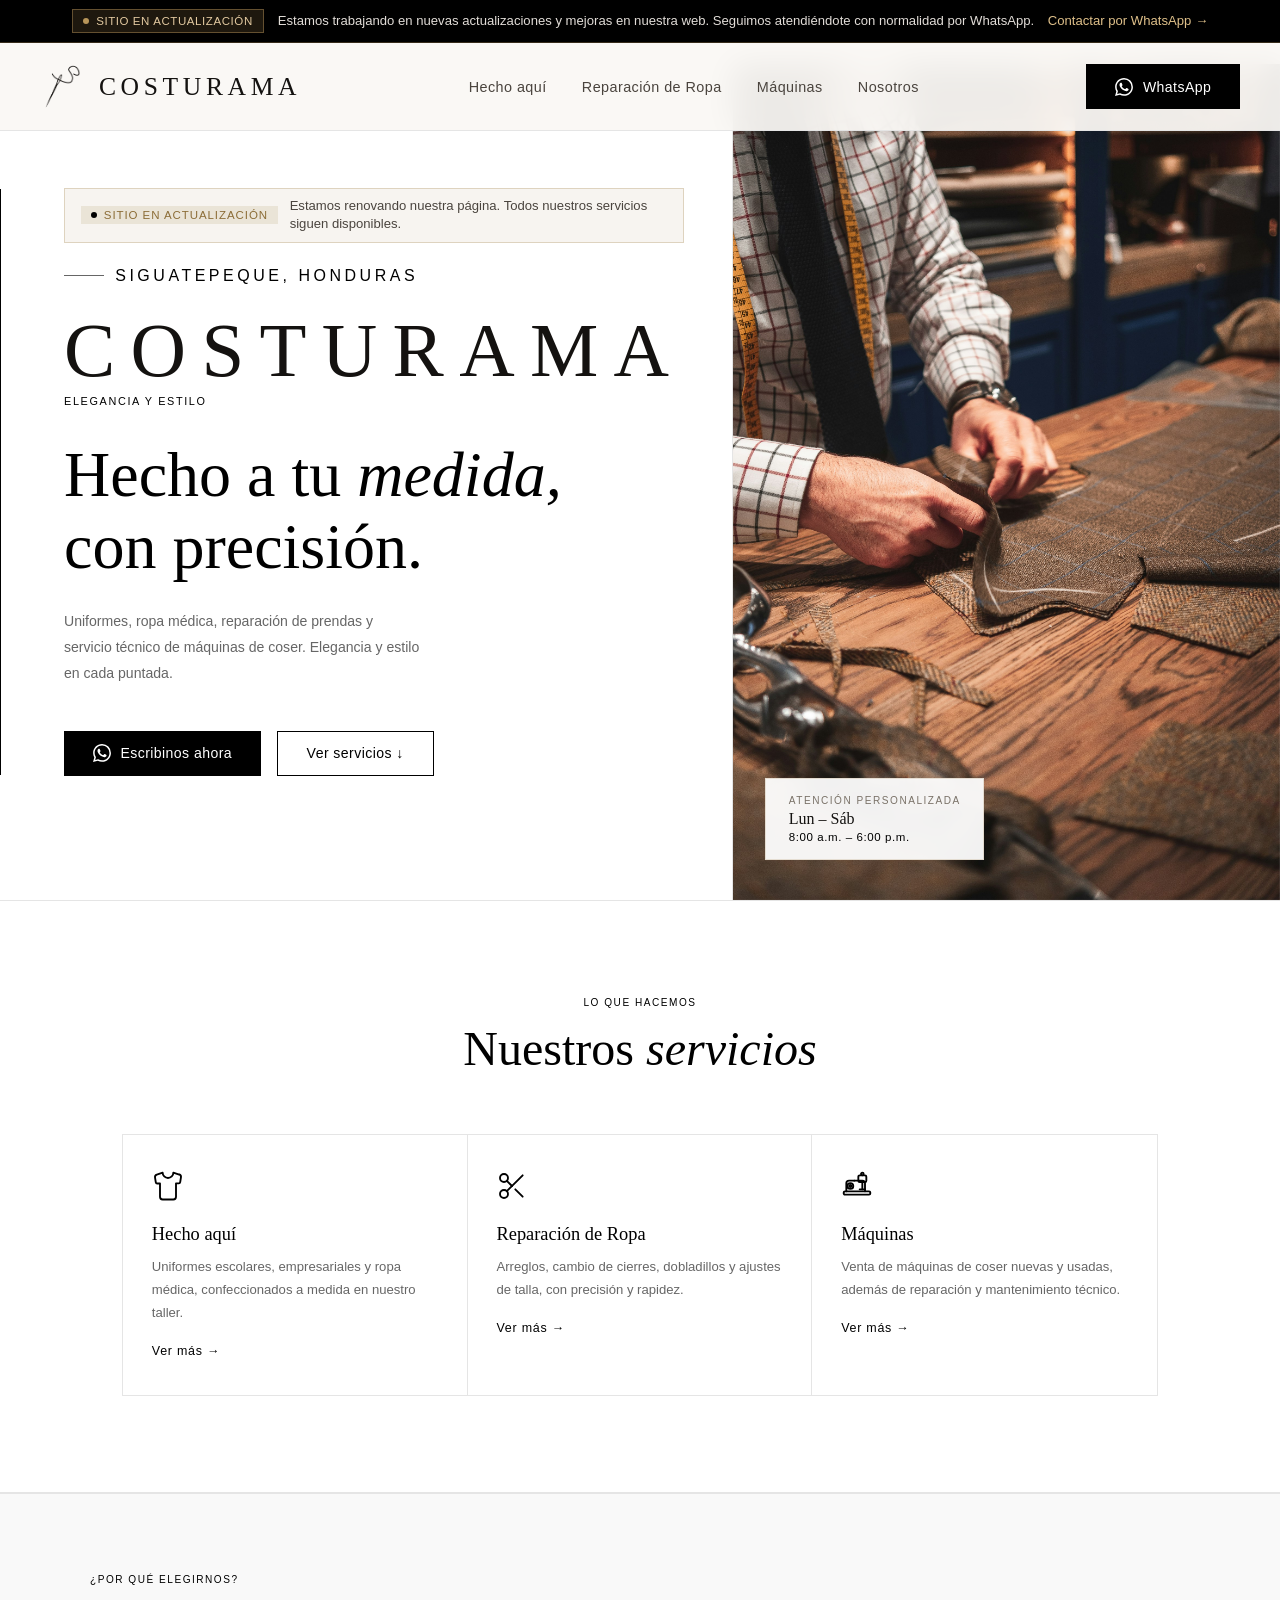
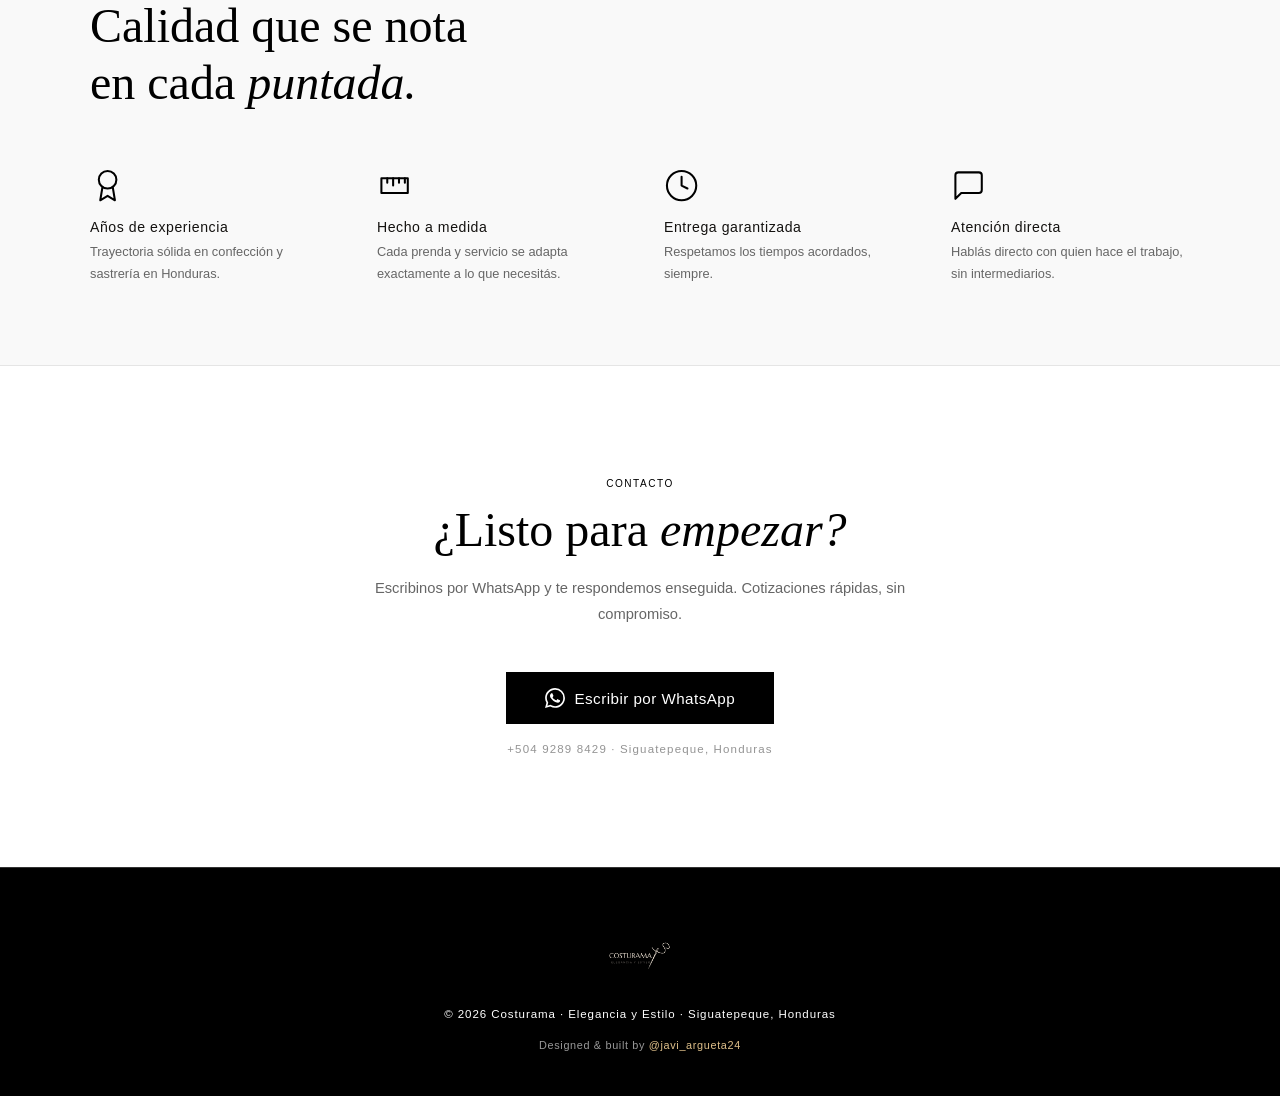
<file: index.html>
<!DOCTYPE html>
<html lang="es">
<head>
  <meta charset="UTF-8" />
  <meta name="viewport" content="width=device-width, initial-scale=1.0" />
  <meta name="description" content="Costurama — Uniformes, ropa médica, reparación de prendas y servicio técnico de máquinas de coser en Siguatepeque, Honduras. Fundado por Don Javier Argueta, sastre con más de 35 años de experiencia." />
  <meta name="keywords" content="uniformes Honduras, ropa médica Siguatepeque, reparación de ropa, máquinas de coser, sastrería Honduras, uniformes empresariales, uniformes escolares, Costurama" />
  <meta name="author" content="Costurama" />
  <meta name="robots" content="index, follow" />
  <title>Costurama — Elegancia y Estilo</title>

  <!-- Open Graph (WhatsApp, Facebook, Instagram) -->
  <meta property="og:title" content="Costurama — Elegancia y Estilo" />
  <meta property="og:description" content="Uniformes, ropa médica, reparación de prendas y servicio técnico de máquinas de coser en Siguatepeque, Honduras." />
  <meta property="og:image" content="img/hero.jpg" />
  <meta property="og:image:width" content="1200" />
  <meta property="og:image:height" content="630" />
  <meta property="og:type" content="website" />
  <meta property="og:locale" content="es_HN" />
  <meta property="og:site_name" content="Costurama" />

  <!-- Twitter / X -->
  <meta name="twitter:card" content="summary_large_image" />
  <meta name="twitter:title" content="Costurama — Elegancia y Estilo" />
  <meta name="twitter:description" content="Uniformes, ropa médica, reparación de prendas y servicio técnico de máquinas de coser en Siguatepeque, Honduras." />
  <meta name="twitter:image" content="img/hero.jpg" />

  <!-- Geo (SEO local) -->
  <meta name="geo.region" content="HN" />
  <meta name="geo.placename" content="Siguatepeque, Comayagua, Honduras" />

  <!-- Fonts -->
  <link rel="preconnect" href="https://fonts.googleapis.com" />
  <link rel="preconnect" href="https://fonts.gstatic.com" crossorigin />
  <link href="https://fonts.googleapis.com/css2?family=Cormorant+Garamond:ital,wght@0,300;0,400;1,300;1,400&family=Jost:wght@200;300;400;500&display=swap" rel="stylesheet" media="print" onload="this.media='all'" />
  <noscript>
    <link href="https://fonts.googleapis.com/css2?family=Playfair+Display:ital,wght@0,400;0,500;0,600;1,400;1,500&family=Inter:wght@300;400;500;600&display=swap" rel="stylesheet" />
  </noscript>

  <!-- Preload recursos críticos -->
  <link rel="preload" as="image" href="img/hero.jpg" />

  <!-- Favicon -->
  <link rel="icon" type="image/png" href="favicon.png" />
  <link rel="shortcut icon" href="favicon.ico" />

  <!-- Styles -->
  <link rel="stylesheet" href="css/styles.css?v=4" />
</head>
<body data-page="index">

  <!-- Grain overlay -->
  <div class="grain" aria-hidden="true"></div>

  <!-- Navigation -->
  <nav id="nav" class="nav" aria-label="Navegación principal"></nav>

  <!-- Hero -->
  <section id="hero" class="hero" aria-label="Inicio"></section>

  <div class="divider"></div>

  <!-- Services -->
  <section id="servicios" class="services" aria-label="Nuestros servicios"></section>

  <div class="divider"></div>

  <!-- Why us -->
  <section id="why" class="why" aria-label="Por qué elegirnos"></section>

  <!-- CTA -->
  <section id="cta" class="cta" aria-label="Contacto"></section>

  <!-- Footer -->
  <footer id="footer" class="footer"></footer>

  <!-- Modal -->
  <div id="modal" class="modal" role="dialog" aria-modal="true"></div>
  <div id="lightbox" class="lightbox" role="dialog" aria-modal="true"></div>

  <!-- Scripts -->
  <script src="js/main.js?v=4"></script>
</body>
</html>
</file>
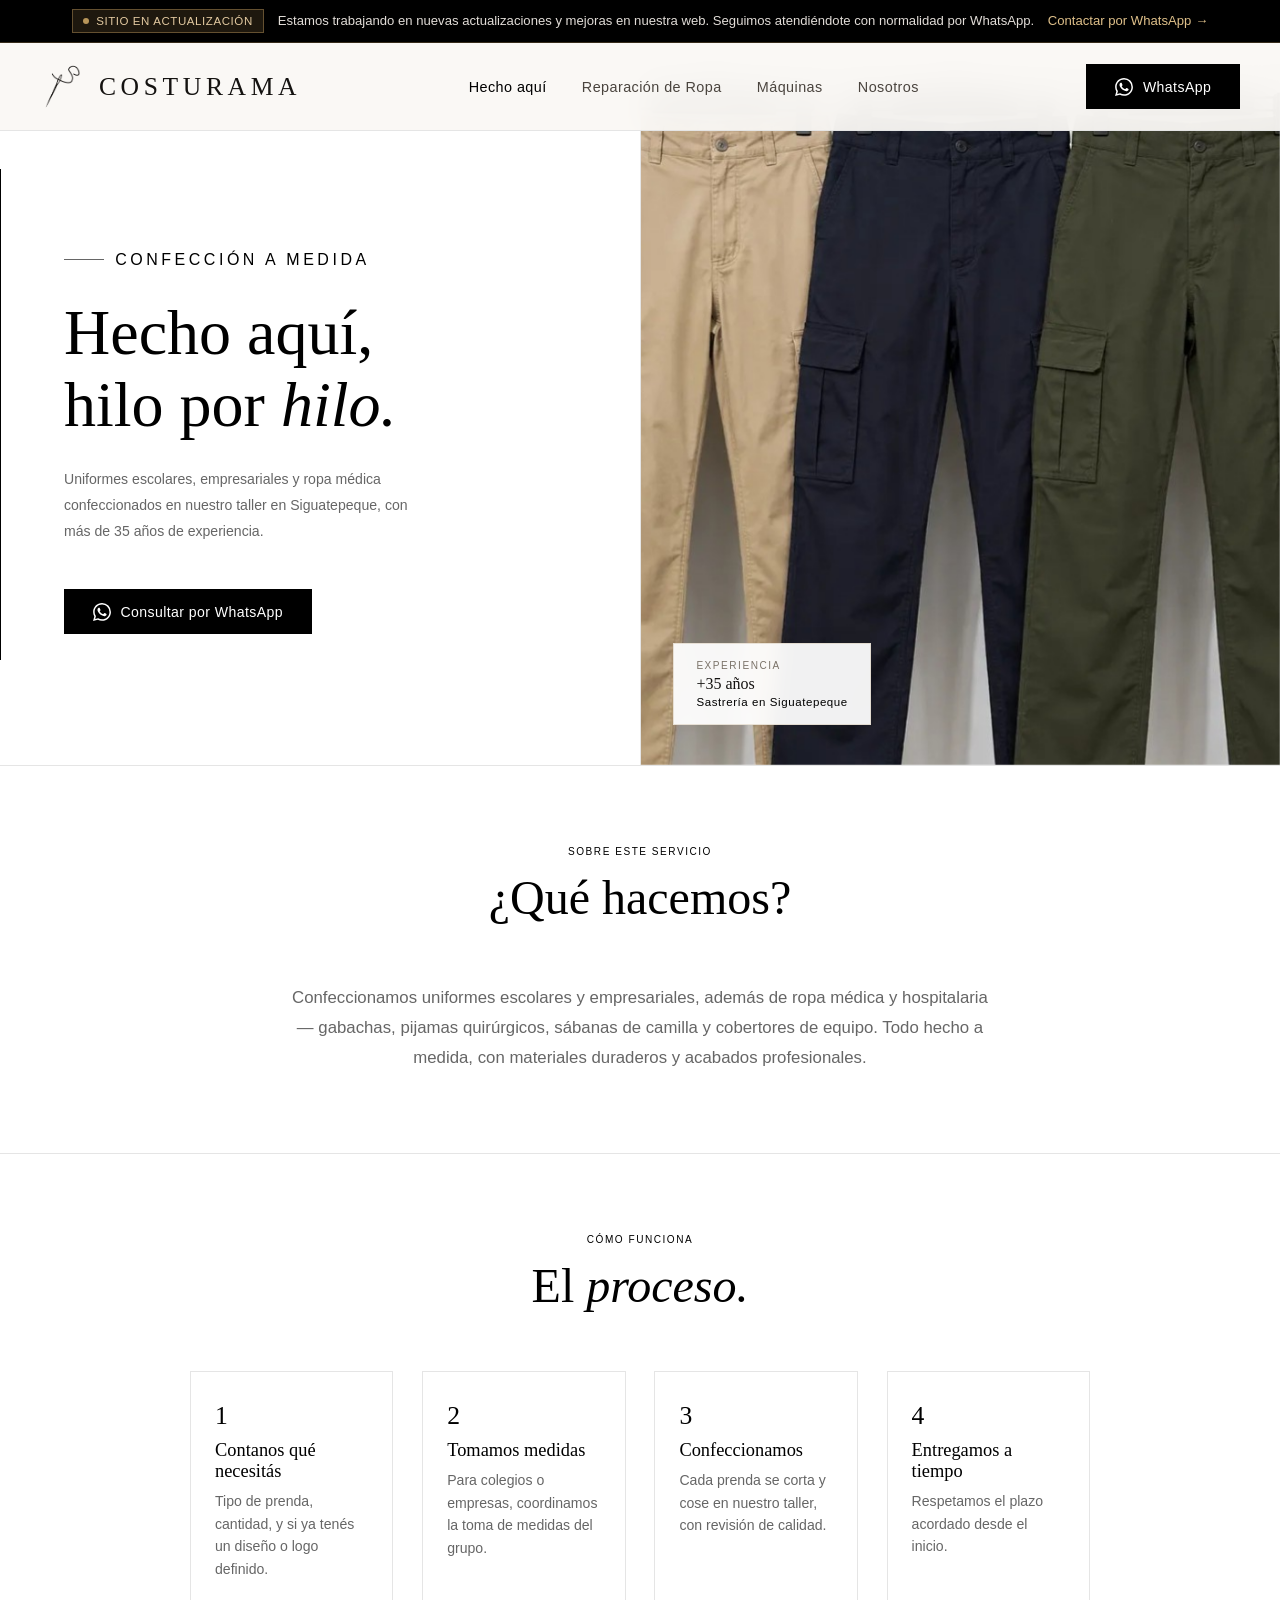
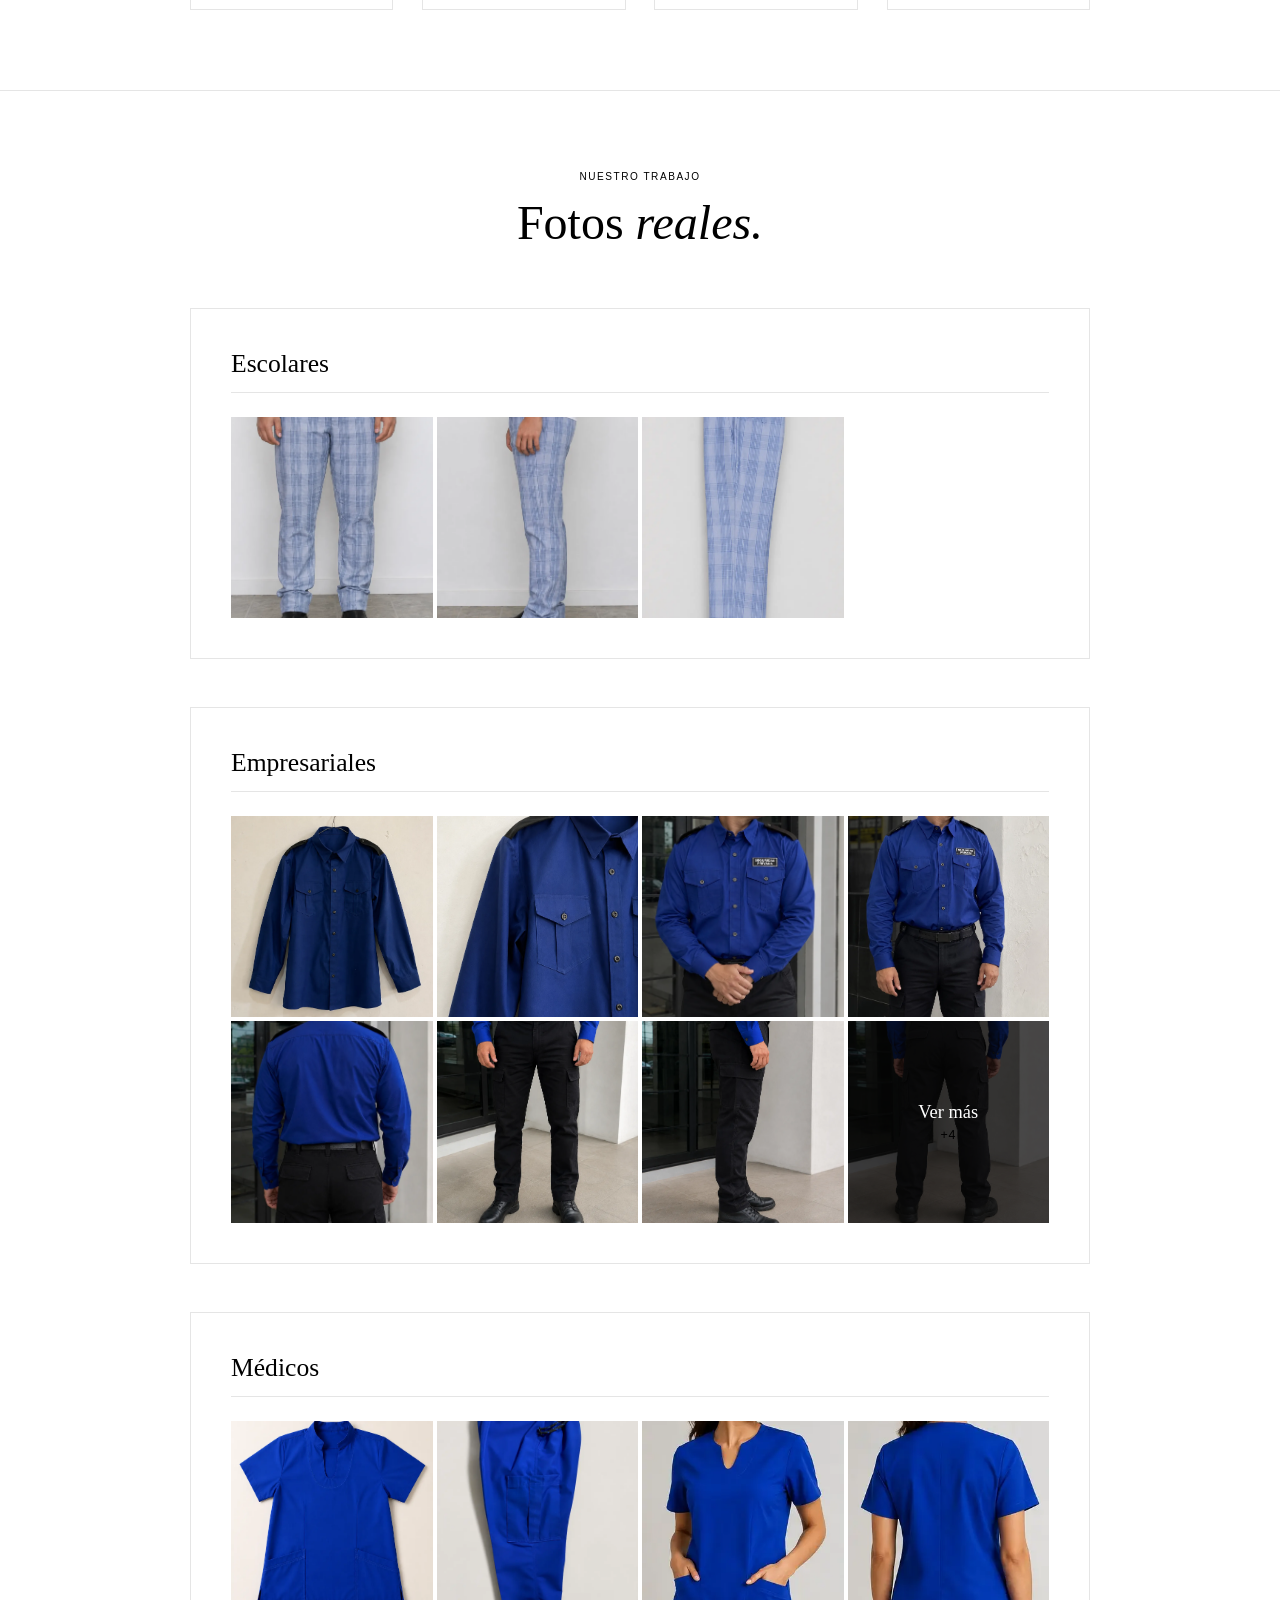
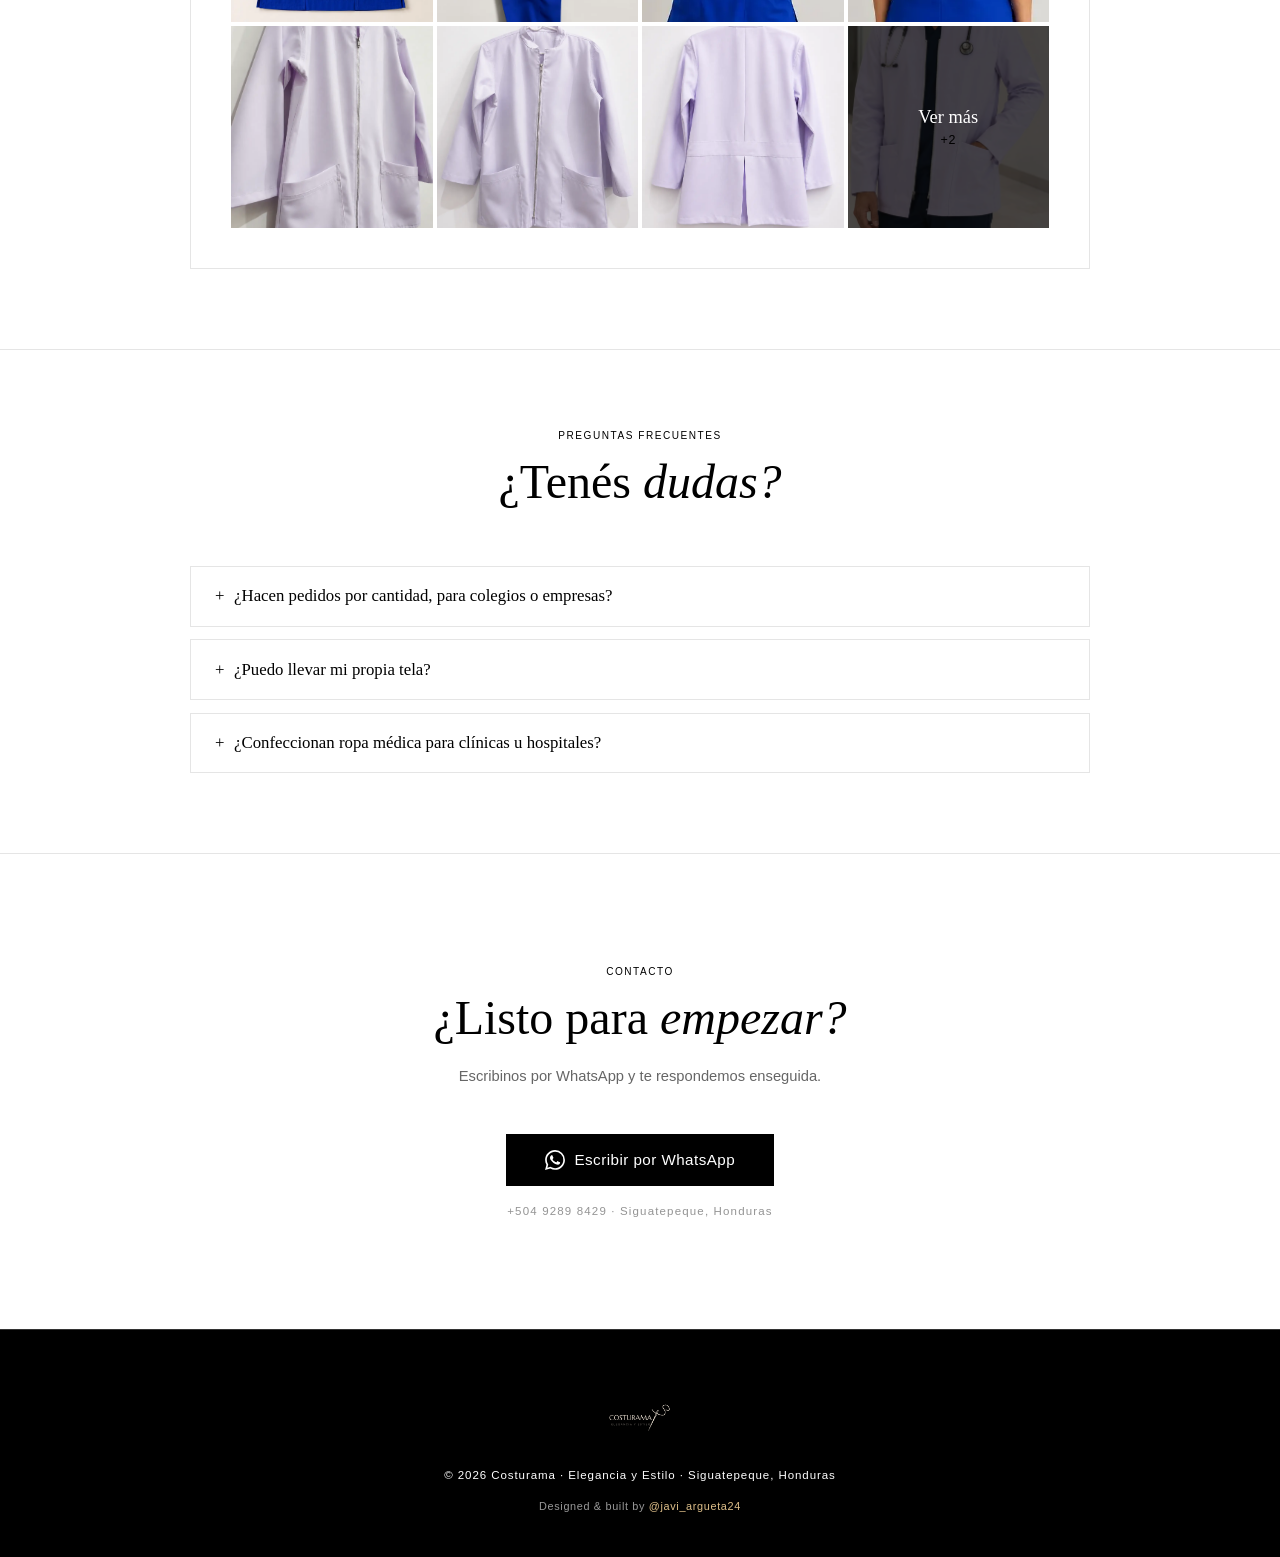
<file: hecho-aqui.html>
<!DOCTYPE html>
<html lang="es">
<head>
  <meta charset="UTF-8" />
  <meta name="viewport" content="width=device-width, initial-scale=1.0" />
  <meta name="description" content="Confección de uniformes escolares, empresariales y ropa médica a medida en Siguatepeque, Honduras. Más de 35 años de experiencia en sastrería." />
  <meta name="keywords" content="uniformes escolares Honduras, uniformes empresariales, ropa médica Siguatepeque, gabachas, pijamas quirúrgicos, Costurama" />
  <meta name="author" content="Costurama" />
  <meta name="robots" content="index, follow" />
  <title>Uniformes y Ropa Médica — Costurama</title>

  <!-- Open Graph -->
  <meta property="og:title" content="Uniformes y Ropa Médica — Costurama" />
  <meta property="og:description" content="Confección de uniformes escolares, empresariales y ropa médica a medida en Siguatepeque, Honduras." />
  <meta property="og:image" content="img/hero.jpg" />
  <meta property="og:image:width" content="1200" />
  <meta property="og:image:height" content="630" />
  <meta property="og:type" content="website" />
  <meta property="og:locale" content="es_HN" />
  <meta property="og:site_name" content="Costurama" />

  <!-- Twitter / X -->
  <meta name="twitter:card" content="summary_large_image" />
  <meta name="twitter:title" content="Uniformes y Ropa Médica — Costurama" />
  <meta name="twitter:description" content="Confección de uniformes escolares, empresariales y ropa médica a medida en Siguatepeque, Honduras." />
  <meta name="twitter:image" content="img/hero.jpg" />

  <!-- Geo (SEO local) -->
  <meta name="geo.region" content="HN" />
  <meta name="geo.placename" content="Siguatepeque, Comayagua, Honduras" />

  <!-- Fonts -->
  <link rel="preconnect" href="https://fonts.googleapis.com" />
  <link rel="preconnect" href="https://fonts.gstatic.com" crossorigin />
  <link href="https://fonts.googleapis.com/css2?family=Cormorant+Garamond:ital,wght@0,300;0,400;1,300;1,400&family=Jost:wght@200;300;400;500&display=swap" rel="stylesheet" media="print" onload="this.media='all'" />
  <noscript>
    <link href="https://fonts.googleapis.com/css2?family=Playfair+Display:ital,wght@0,400;0,500;0,600;1,400;1,500&family=Inter:wght@300;400;500;600&display=swap" rel="stylesheet" />
  </noscript>

  <!-- Favicon -->
  <link rel="icon" type="image/png" href="favicon.png" />
  <link rel="shortcut icon" href="favicon.ico" />

  <!-- Styles -->
  <link rel="stylesheet" href="css/styles.css?v=4" />
</head>
<body data-page="hecho-aqui">

  <div class="grain" aria-hidden="true"></div>

  <nav id="nav" class="nav" aria-label="Navegación principal"></nav>

  <section id="page-hero" class="hero page-hero" aria-label="Uniformes y ropa médica"></section>

  <div class="divider"></div>

  <section id="que-es" class="queEs" aria-label="Sobre este servicio"></section>

  <div class="divider"></div>

  <section id="como-funciona" class="pasos" aria-label="Cómo funciona"></section>

  <div class="divider"></div>

  <section id="catalogo-section" class="catalogo" aria-label="Catálogo de fotos"></section>

  <div class="divider"></div>

  <section id="faq-section" class="faq" aria-label="Preguntas frecuentes"></section>

  <div class="divider"></div>

  <section id="page-cta" class="cta" aria-label="Contacto"></section>

  <footer id="footer" class="footer"></footer>

  <div id="lightbox" class="lightbox" role="dialog" aria-modal="true"></div>

  <script src="js/main.js?v=4"></script>
</body>
</html>
</file>
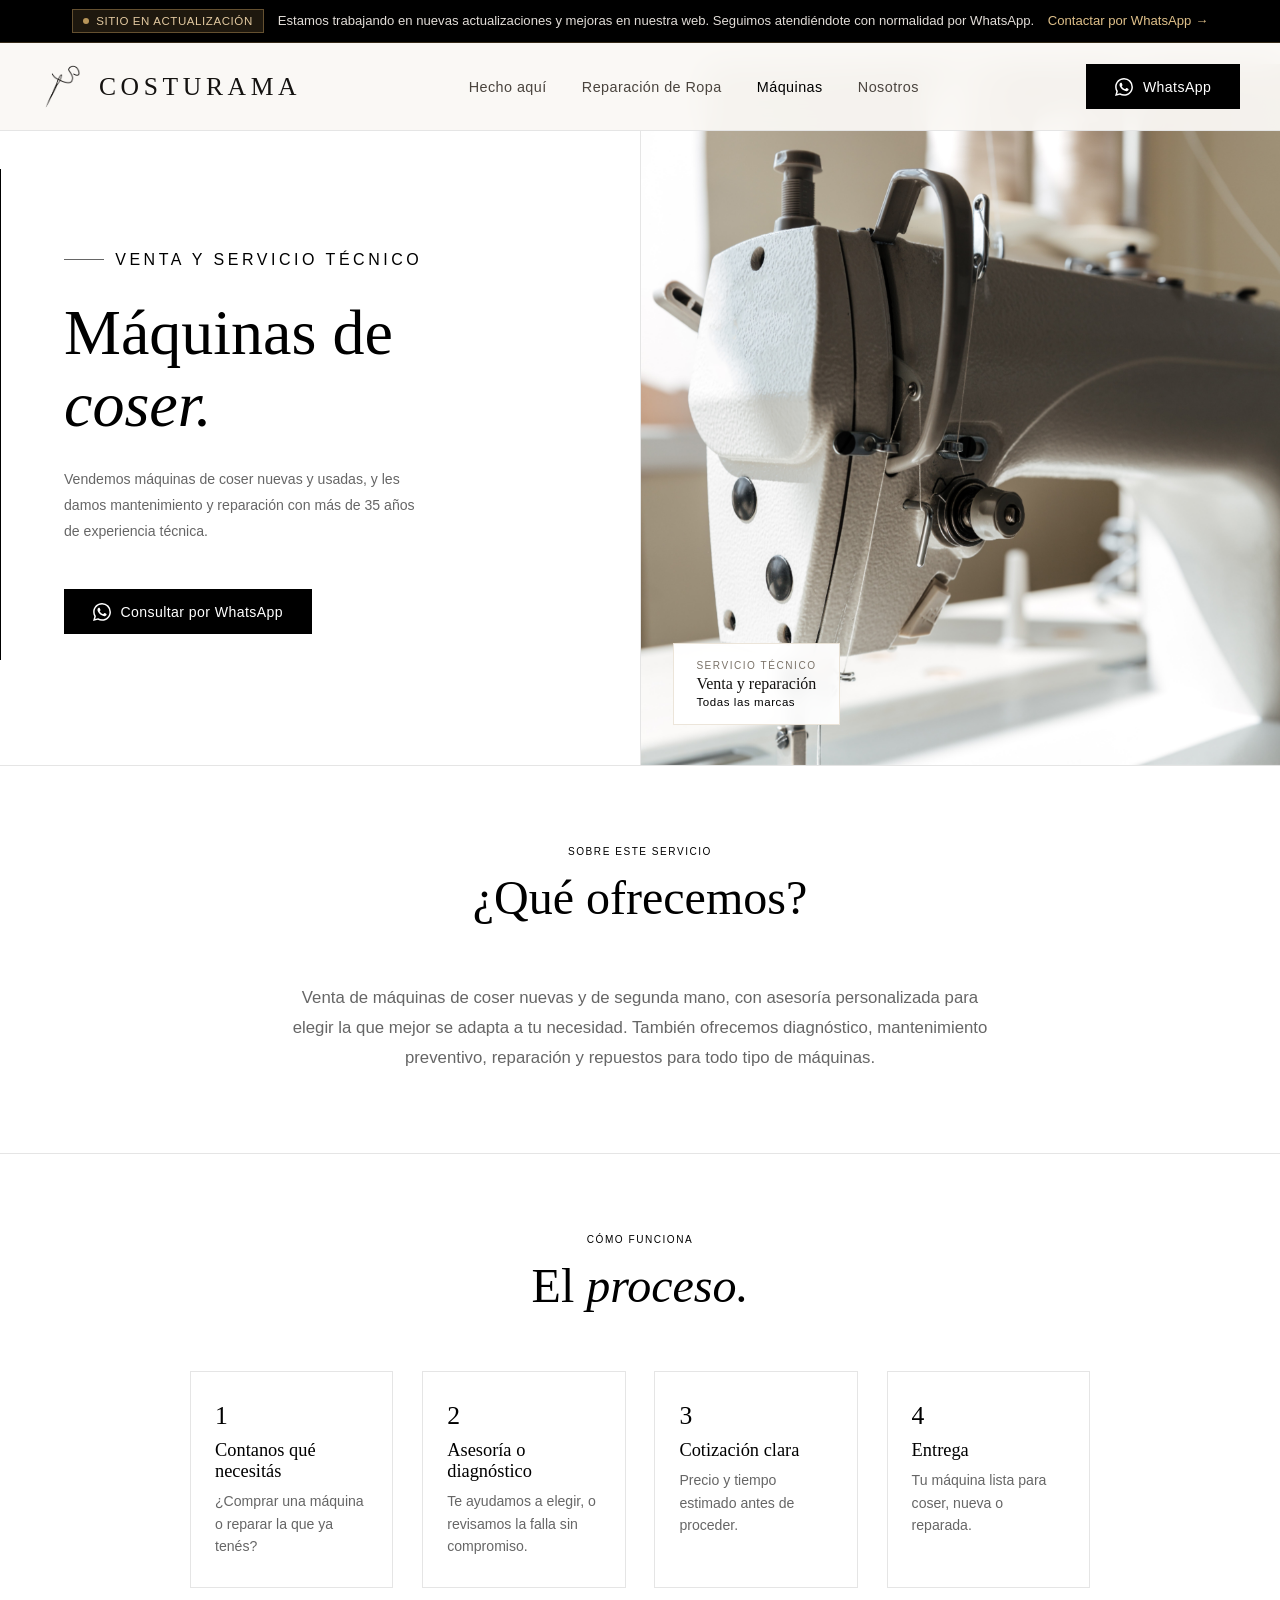
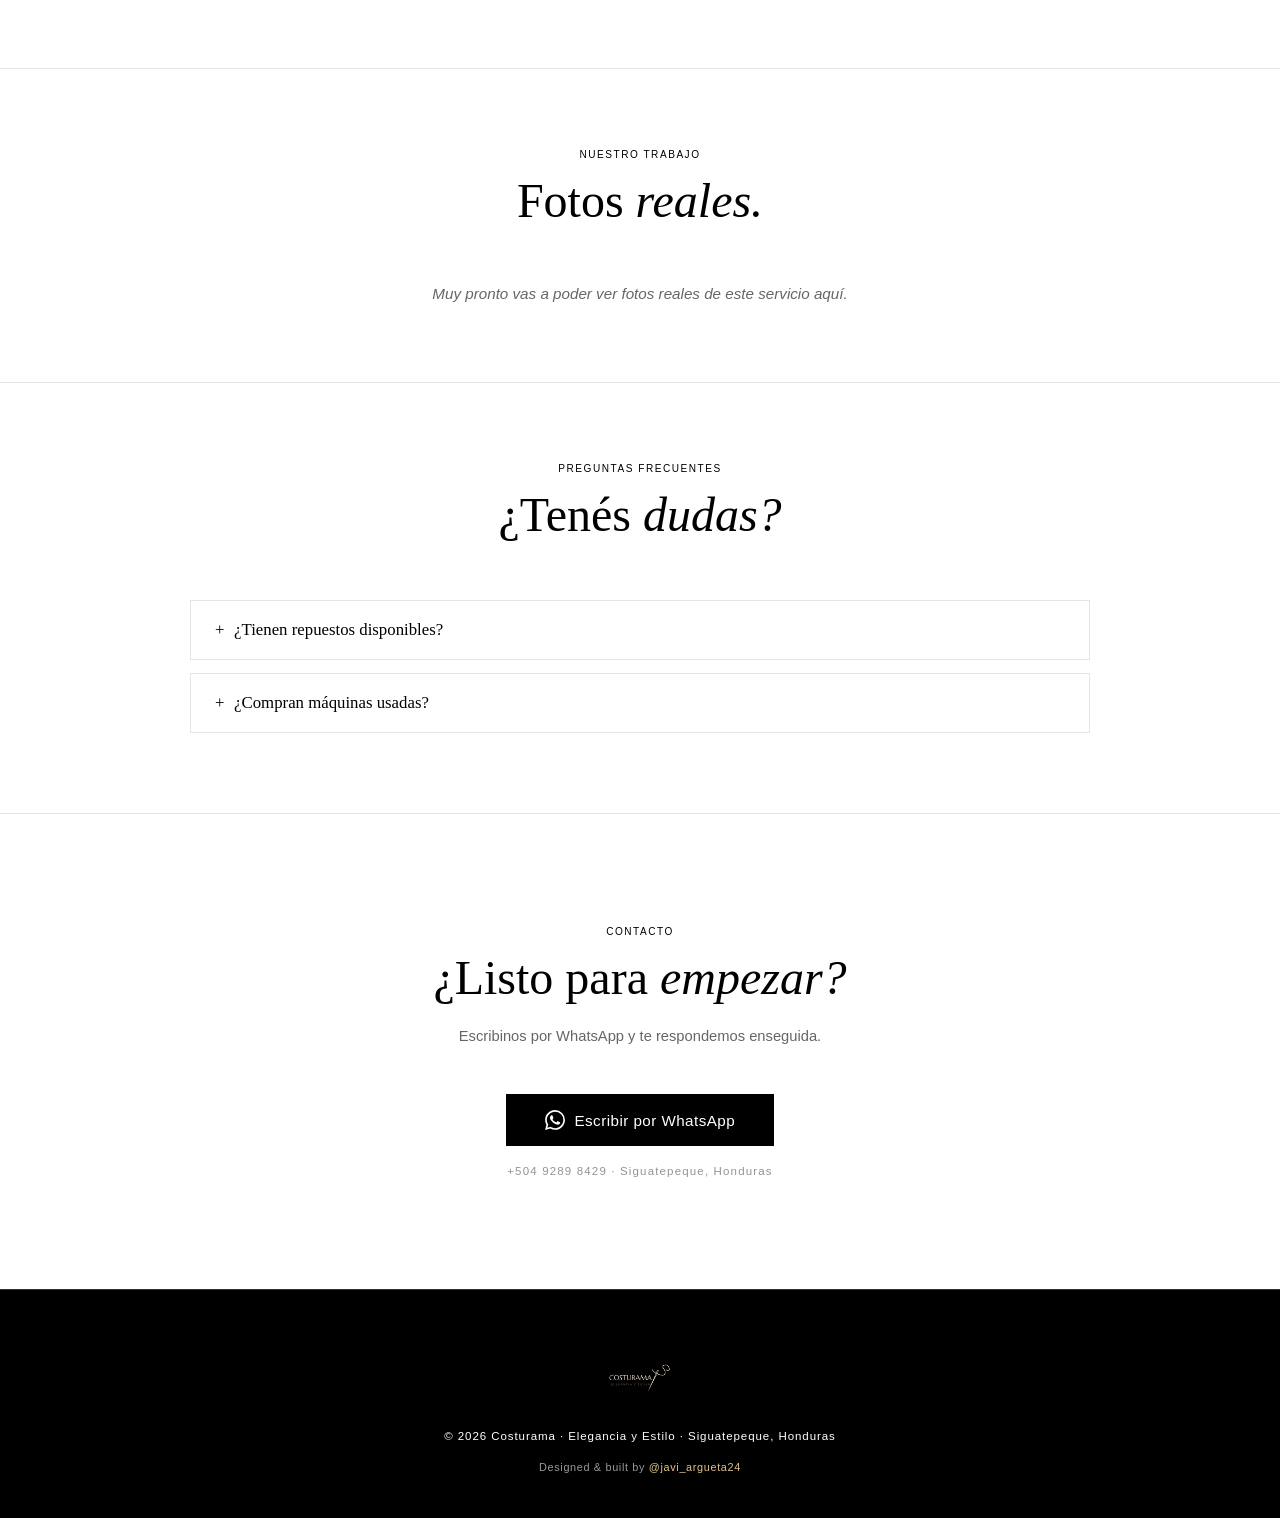
<file: maquinas.html>
<!DOCTYPE html>
<html lang="es">
<head>
  <meta charset="UTF-8" />
  <meta name="viewport" content="width=device-width, initial-scale=1.0" />
  <meta name="description" content="Venta y reparación de máquinas de coser en Siguatepeque, Honduras. Asesoría personalizada, diagnóstico, mantenimiento y repuestos." />
  <meta name="keywords" content="máquinas de coser Honduras, venta de máquinas de coser, reparación de máquinas de coser Siguatepeque, repuestos, Costurama" />
  <meta name="author" content="Costurama" />
  <meta name="robots" content="index, follow" />
  <title>Máquinas de Coser — Venta y Reparación — Costurama</title>

  <!-- Open Graph -->
  <meta property="og:title" content="Máquinas de Coser — Venta y Reparación — Costurama" />
  <meta property="og:description" content="Venta y reparación de máquinas de coser en Siguatepeque, Honduras. Asesoría personalizada y servicio técnico especializado." />
  <meta property="og:image" content="img/hero.jpg" />
  <meta property="og:image:width" content="1200" />
  <meta property="og:image:height" content="630" />
  <meta property="og:type" content="website" />
  <meta property="og:locale" content="es_HN" />
  <meta property="og:site_name" content="Costurama" />

  <!-- Twitter / X -->
  <meta name="twitter:card" content="summary_large_image" />
  <meta name="twitter:title" content="Máquinas de Coser — Venta y Reparación — Costurama" />
  <meta name="twitter:description" content="Venta y reparación de máquinas de coser en Siguatepeque, Honduras. Asesoría personalizada y servicio técnico especializado." />
  <meta name="twitter:image" content="img/hero.jpg" />

  <!-- Geo (SEO local) -->
  <meta name="geo.region" content="HN" />
  <meta name="geo.placename" content="Siguatepeque, Comayagua, Honduras" />

  <!-- Fonts -->
  <link rel="preconnect" href="https://fonts.googleapis.com" />
  <link rel="preconnect" href="https://fonts.gstatic.com" crossorigin />
  <link href="https://fonts.googleapis.com/css2?family=Cormorant+Garamond:ital,wght@0,300;0,400;1,300;1,400&family=Jost:wght@200;300;400;500&display=swap" rel="stylesheet" media="print" onload="this.media='all'" />
  <noscript>
    <link href="https://fonts.googleapis.com/css2?family=Playfair+Display:ital,wght@0,400;0,500;0,600;1,400;1,500&family=Inter:wght@300;400;500;600&display=swap" rel="stylesheet" />
  </noscript>

  <!-- Favicon -->
  <link rel="icon" type="image/png" href="favicon.png" />
  <link rel="shortcut icon" href="favicon.ico" />

  <!-- Styles -->
  <link rel="stylesheet" href="css/styles.css?v=4" />
</head>
<body data-page="maquinas">

  <div class="grain" aria-hidden="true"></div>

  <nav id="nav" class="nav" aria-label="Navegación principal"></nav>

  <section id="page-hero" class="hero page-hero" aria-label="Máquinas de coser"></section>

  <div class="divider"></div>

  <section id="que-es" class="queEs" aria-label="Sobre este servicio"></section>

  <div class="divider"></div>

  <section id="como-funciona" class="pasos" aria-label="Cómo funciona"></section>

  <div class="divider"></div>

  <section id="catalogo-section" class="catalogo" aria-label="Catálogo de fotos"></section>

  <div class="divider"></div>

  <section id="faq-section" class="faq" aria-label="Preguntas frecuentes"></section>

  <div class="divider"></div>

  <section id="page-cta" class="cta" aria-label="Contacto"></section>

  <footer id="footer" class="footer"></footer>

  <div id="lightbox" class="lightbox" role="dialog" aria-modal="true"></div>

  <script src="js/main.js?v=4"></script>
</body>
</html>
</file>
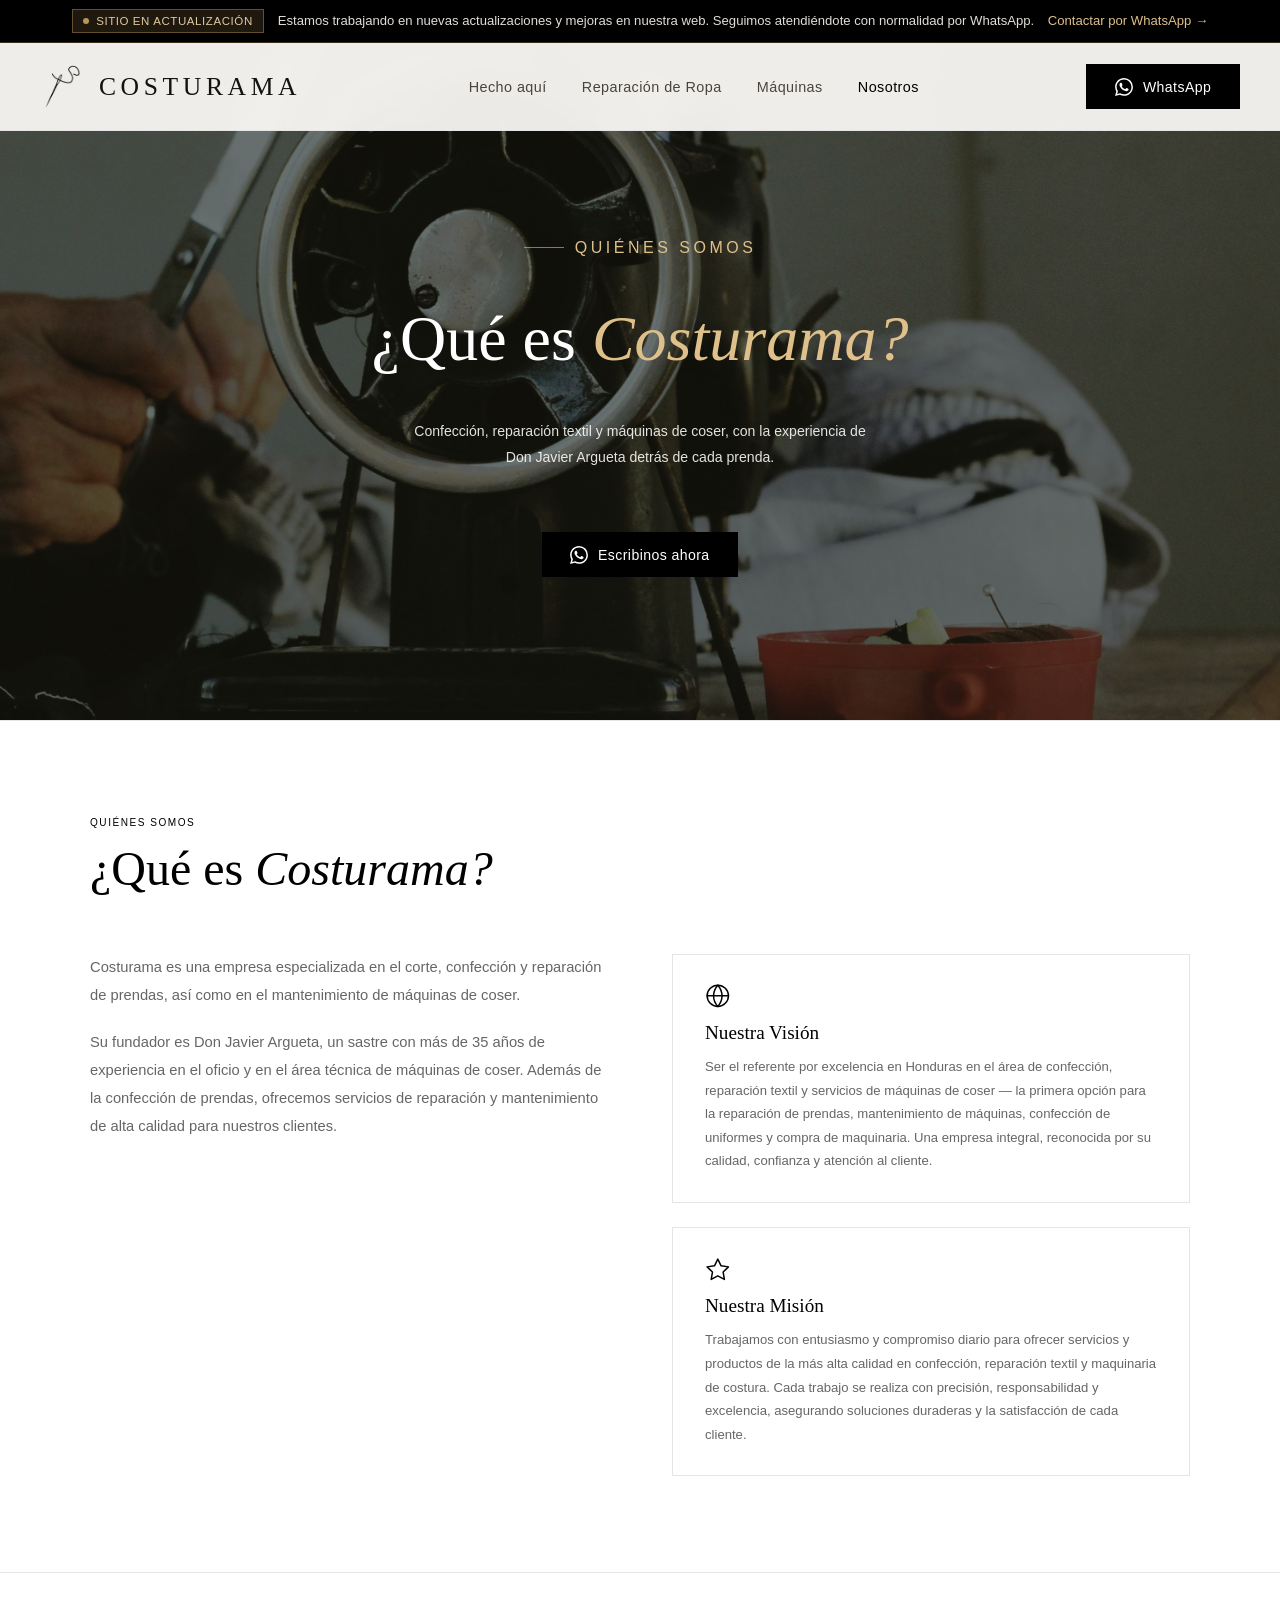
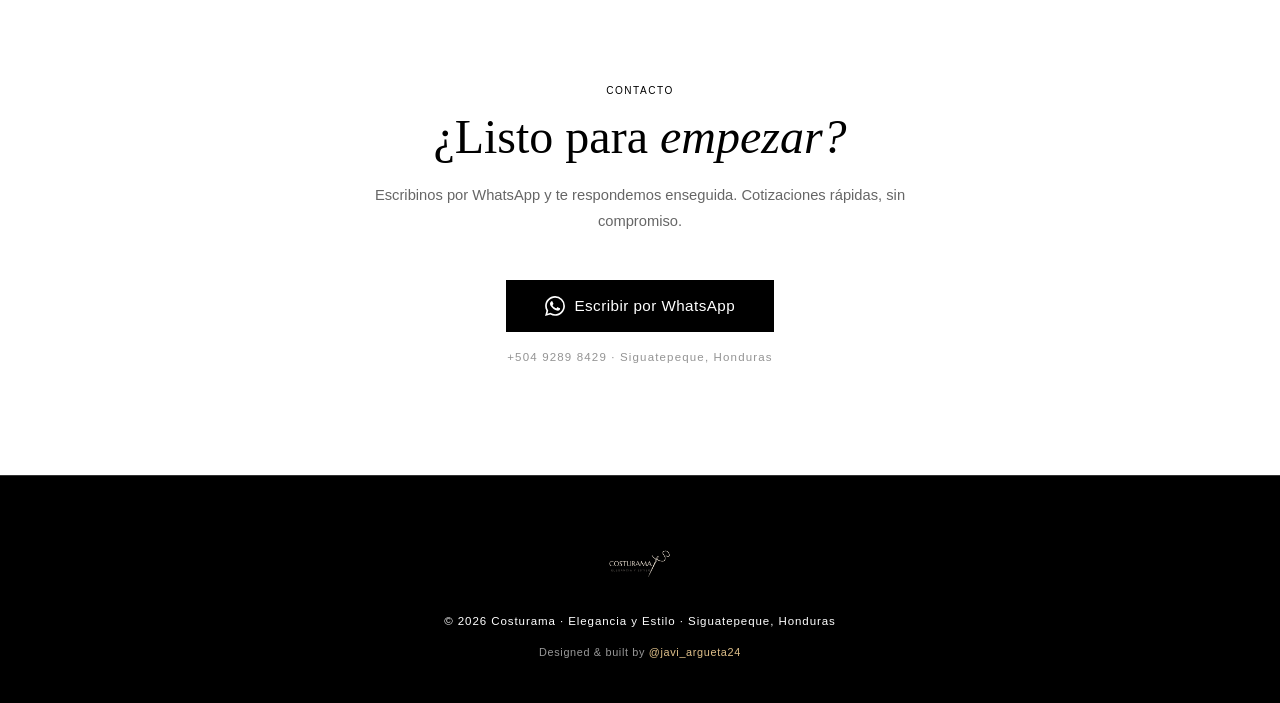
<file: nosotros.html>
<!DOCTYPE html>
<html lang="es">
<head>
  <meta charset="UTF-8" />
  <meta name="viewport" content="width=device-width, initial-scale=1.0" />
  <meta name="description" content="Costurama es una empresa de confección, reparación textil y máquinas de coser en Siguatepeque, Honduras, fundada por Don Javier Argueta, sastre con más de 35 años de experiencia." />
  <meta name="keywords" content="Costurama, sastrería Honduras, Don Javier Argueta, Siguatepeque, quiénes somos" />
  <meta name="author" content="Costurama" />
  <meta name="robots" content="index, follow" />
  <title>Nosotros — Costurama</title>

  <!-- Open Graph -->
  <meta property="og:title" content="Nosotros — Costurama" />
  <meta property="og:description" content="Conocé la historia de Costurama y de Don Javier Argueta, sastre con más de 35 años de experiencia en Siguatepeque, Honduras." />
  <meta property="og:image" content="img/hero.jpg" />
  <meta property="og:image:width" content="1200" />
  <meta property="og:image:height" content="630" />
  <meta property="og:type" content="website" />
  <meta property="og:locale" content="es_HN" />
  <meta property="og:site_name" content="Costurama" />

  <!-- Twitter / X -->
  <meta name="twitter:card" content="summary_large_image" />
  <meta name="twitter:title" content="Nosotros — Costurama" />
  <meta name="twitter:description" content="Conocé la historia de Costurama y de Don Javier Argueta, sastre con más de 35 años de experiencia en Siguatepeque, Honduras." />
  <meta name="twitter:image" content="img/hero.jpg" />

  <!-- Geo (SEO local) -->
  <meta name="geo.region" content="HN" />
  <meta name="geo.placename" content="Siguatepeque, Comayagua, Honduras" />

  <!-- Fonts -->
  <link rel="preconnect" href="https://fonts.googleapis.com" />
  <link rel="preconnect" href="https://fonts.gstatic.com" crossorigin />
  <link href="https://fonts.googleapis.com/css2?family=Cormorant+Garamond:ital,wght@0,300;0,400;1,300;1,400&family=Jost:wght@200;300;400;500&display=swap" rel="stylesheet" media="print" onload="this.media='all'" />
  <noscript>
    <link href="https://fonts.googleapis.com/css2?family=Playfair+Display:ital,wght@0,400;0,500;0,600;1,400;1,500&family=Inter:wght@300;400;500;600&display=swap" rel="stylesheet" />
  </noscript>

  <!-- Favicon -->
  <link rel="icon" type="image/png" href="favicon.png" />
  <link rel="shortcut icon" href="favicon.ico" />

  <!-- Styles -->
  <link rel="stylesheet" href="css/styles.css?v=4" />
</head>
<body data-page="nosotros">

  <div class="grain" aria-hidden="true"></div>

  <nav id="nav" class="nav" aria-label="Navegación principal"></nav>

  <section id="page-hero" class="hero nosotros-hero" aria-label="Quiénes somos"></section>

  <div class="divider"></div>

  <section id="about" class="about" aria-label="Sobre Costurama"></section>

  <div class="divider"></div>

  <section id="cta" class="cta" aria-label="Contacto"></section>

  <footer id="footer" class="footer"></footer>

  <script src="js/main.js?v=4"></script>
</body>
</html>
</file>
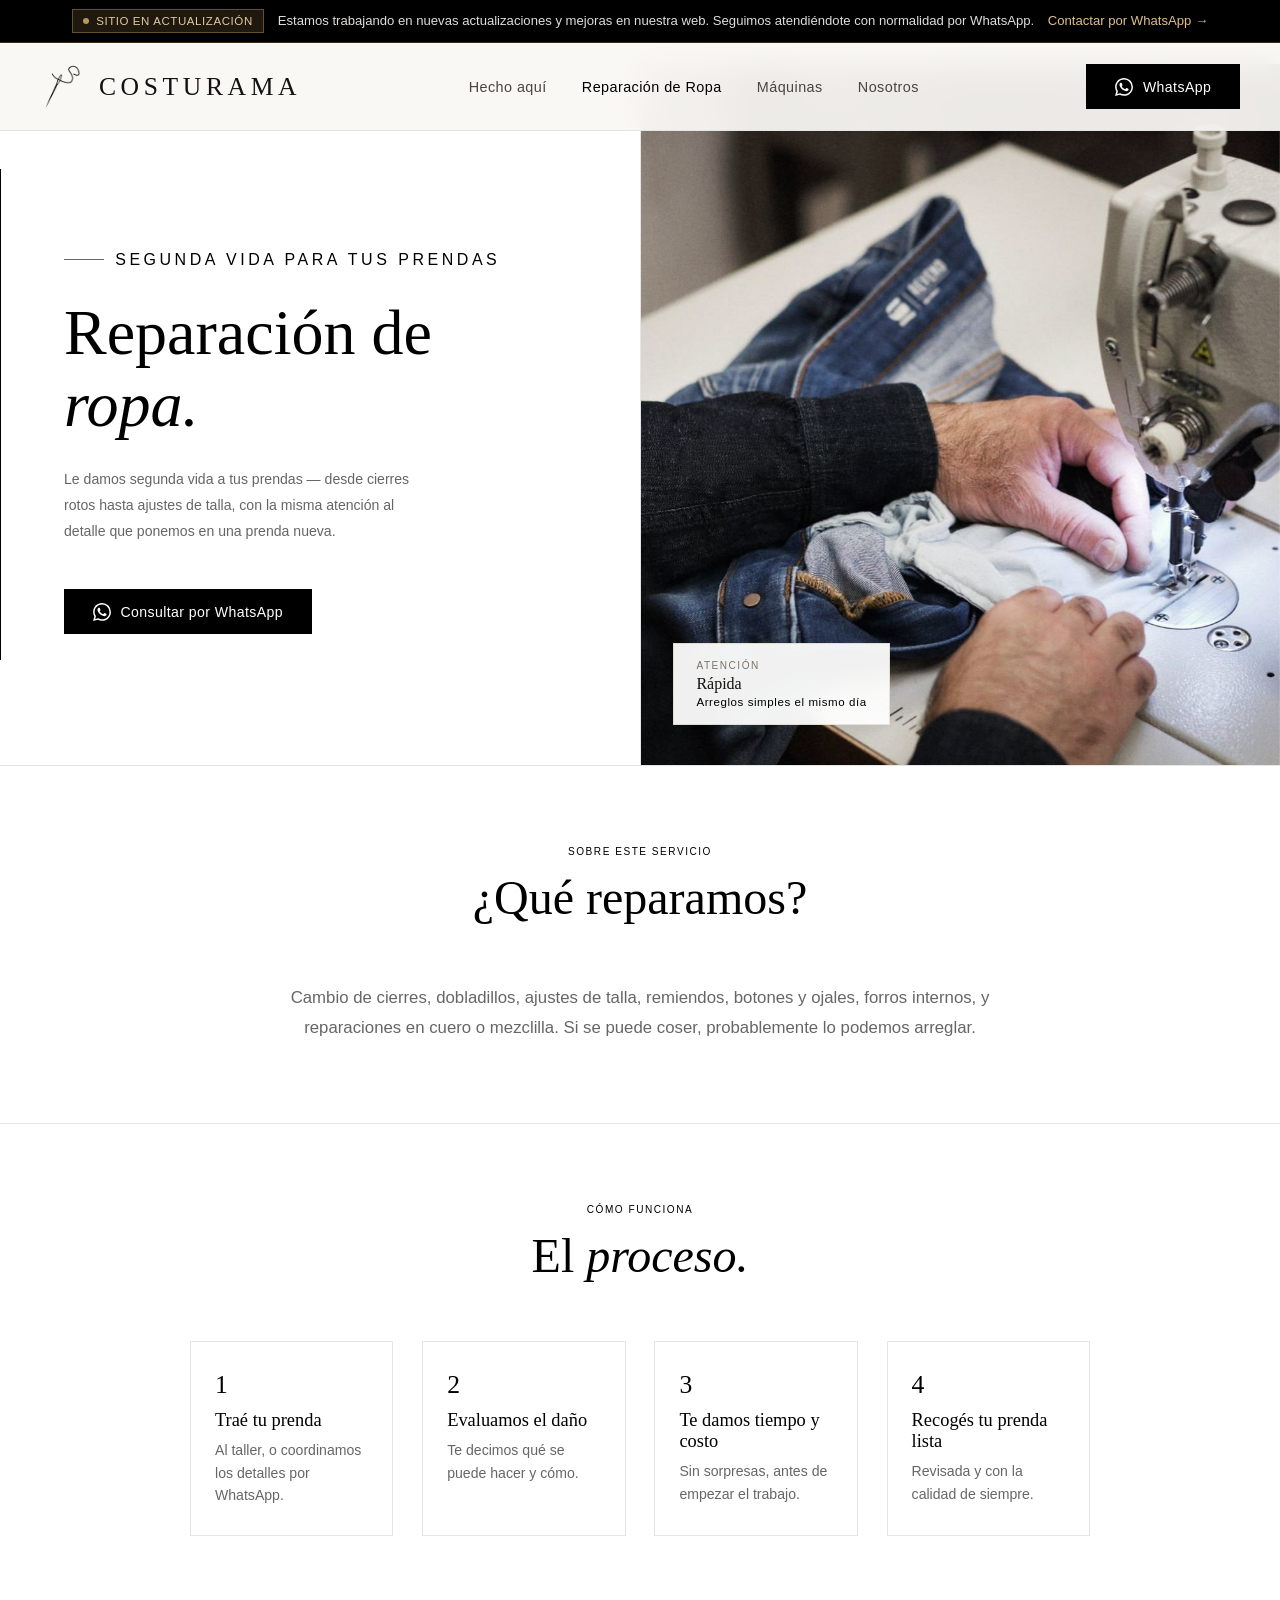
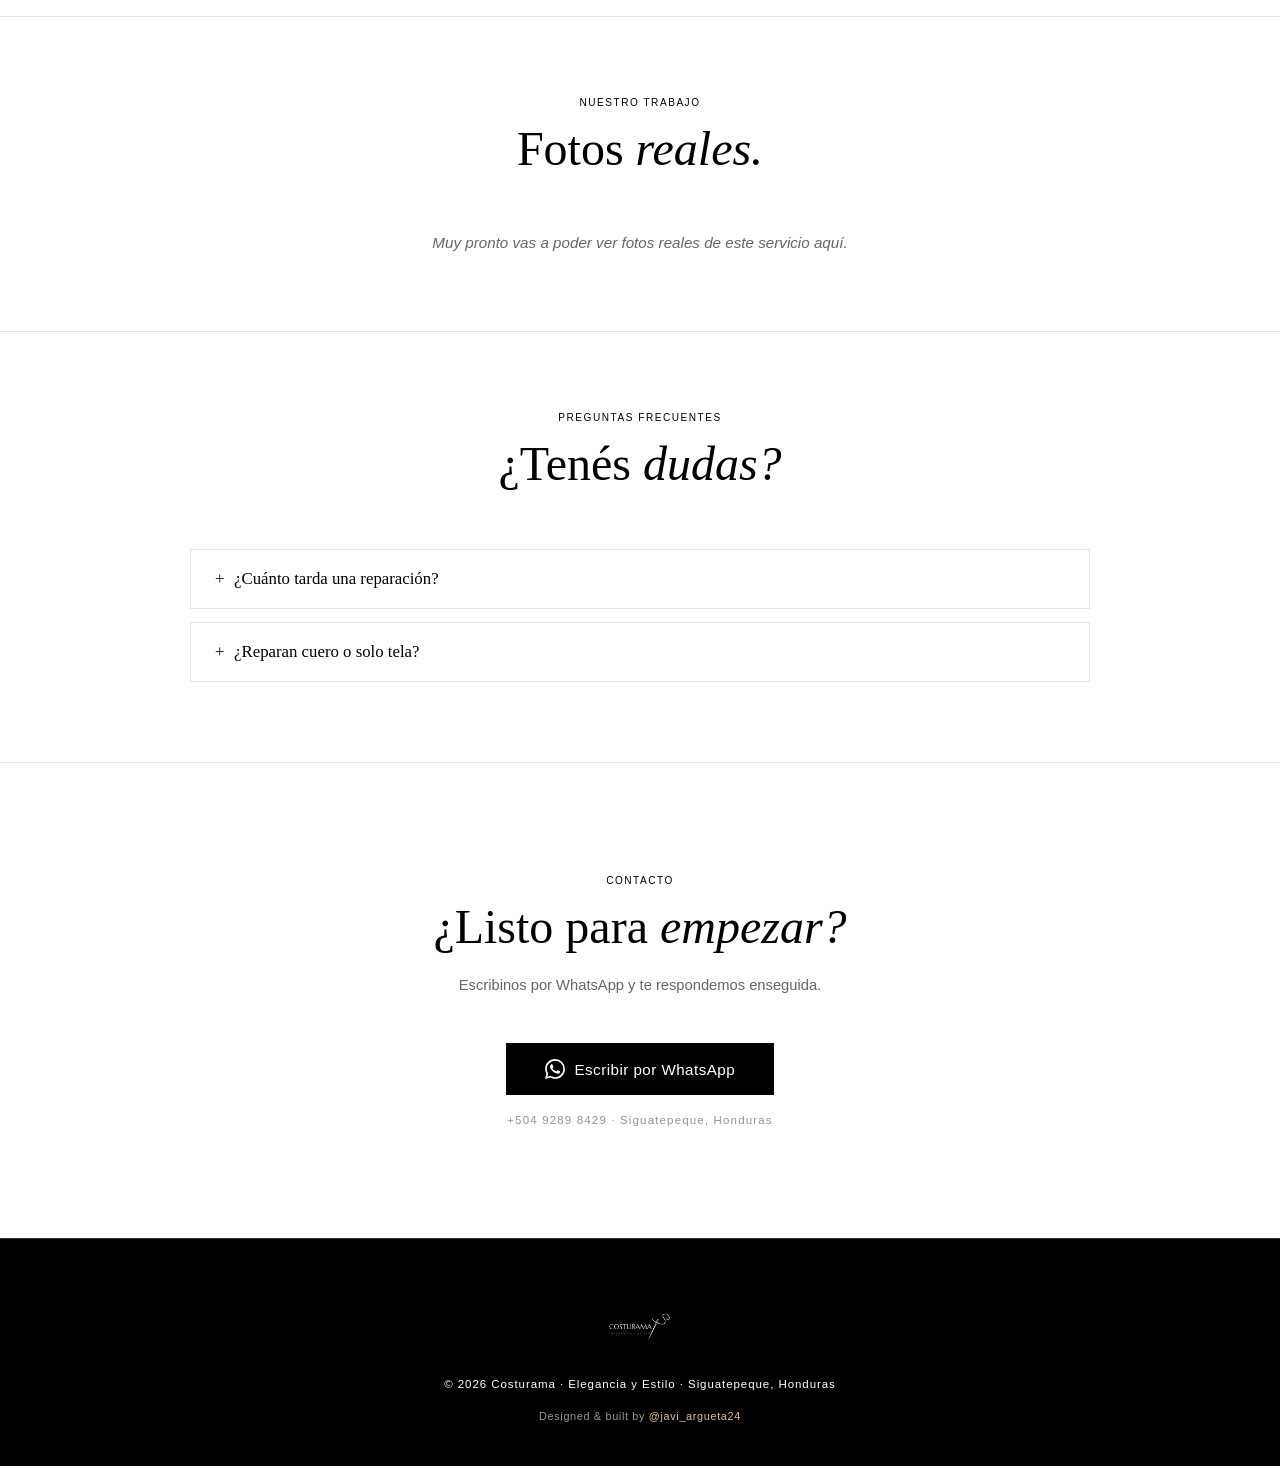
<file: reparacion.html>
<!DOCTYPE html>
<html lang="es">
<head>
  <meta charset="UTF-8" />
  <meta name="viewport" content="width=device-width, initial-scale=1.0" />
  <meta name="description" content="Servicio de reparación de ropa en Siguatepeque, Honduras: cambio de cierres, dobladillos, ajustes de talla y más. Rápido y con garantía de calidad." />
  <meta name="keywords" content="reparación de ropa Honduras, arreglo de ropa Siguatepeque, cambio de cierres, dobladillos, sastrería, Costurama" />
  <meta name="author" content="Costurama" />
  <meta name="robots" content="index, follow" />
  <title>Reparación de Ropa — Costurama</title>

  <!-- Open Graph -->
  <meta property="og:title" content="Reparación de Ropa — Costurama" />
  <meta property="og:description" content="Servicio de reparación de ropa en Siguatepeque, Honduras: cambio de cierres, dobladillos, ajustes de talla y más." />
  <meta property="og:image" content="img/hero.jpg" />
  <meta property="og:image:width" content="1200" />
  <meta property="og:image:height" content="630" />
  <meta property="og:type" content="website" />
  <meta property="og:locale" content="es_HN" />
  <meta property="og:site_name" content="Costurama" />

  <!-- Twitter / X -->
  <meta name="twitter:card" content="summary_large_image" />
  <meta name="twitter:title" content="Reparación de Ropa — Costurama" />
  <meta name="twitter:description" content="Servicio de reparación de ropa en Siguatepeque, Honduras: cambio de cierres, dobladillos, ajustes de talla y más." />
  <meta name="twitter:image" content="img/hero.jpg" />

  <!-- Geo (SEO local) -->
  <meta name="geo.region" content="HN" />
  <meta name="geo.placename" content="Siguatepeque, Comayagua, Honduras" />

  <!-- Fonts -->
  <link rel="preconnect" href="https://fonts.googleapis.com" />
  <link rel="preconnect" href="https://fonts.gstatic.com" crossorigin />
  <link href="https://fonts.googleapis.com/css2?family=Cormorant+Garamond:ital,wght@0,300;0,400;1,300;1,400&family=Jost:wght@200;300;400;500&display=swap" rel="stylesheet" media="print" onload="this.media='all'" />
  <noscript>
    <link href="https://fonts.googleapis.com/css2?family=Playfair+Display:ital,wght@0,400;0,500;0,600;1,400;1,500&family=Inter:wght@300;400;500;600&display=swap" rel="stylesheet" />
  </noscript>

  <!-- Favicon -->
  <link rel="icon" type="image/png" href="favicon.png" />
  <link rel="shortcut icon" href="favicon.ico" />

  <!-- Styles -->
  <link rel="stylesheet" href="css/styles.css?v=4" />
</head>
<body data-page="reparacion">

  <div class="grain" aria-hidden="true"></div>

  <nav id="nav" class="nav" aria-label="Navegación principal"></nav>

  <section id="page-hero" class="hero page-hero" aria-label="Reparación de ropa"></section>

  <div class="divider"></div>

  <section id="que-es" class="queEs" aria-label="Sobre este servicio"></section>

  <div class="divider"></div>

  <section id="como-funciona" class="pasos" aria-label="Cómo funciona"></section>

  <div class="divider"></div>

  <section id="catalogo-section" class="catalogo" aria-label="Catálogo de fotos"></section>

  <div class="divider"></div>

  <section id="faq-section" class="faq" aria-label="Preguntas frecuentes"></section>

  <div class="divider"></div>

  <section id="page-cta" class="cta" aria-label="Contacto"></section>

  <footer id="footer" class="footer"></footer>

  <div id="lightbox" class="lightbox" role="dialog" aria-modal="true"></div>

  <script src="js/main.js?v=4"></script>
</body>
</html>
</file>
<file: css/styles.css>
/* ============================================================
   COSTURAMA — styles.css
   ============================================================ */

/* ── RESET ── */
*, *::before, *::after {
  box-sizing: border-box;
  margin: 0;
  padding: 0;
}

/* ── VARIABLES ── */
:root {
  --black:  #FFFFFF;            
  --dark:   #F9F9F9;            
  --card:   #FFFFFF;            
  --border: #E5E5E5; 
  --cream:  #111111;            
  --muted:  #666666;            
  --accent: #000000;            
  --gold:   #000000;            
  --white:  #000000;            
  --green:  #25D366;

  --footer-bg:     #000000;
  --footer-border: #333333;
  --footer-text:   #FFFFFF;
  --footer-muted:  #999999;

  --font-display: 'Playfair Display', serif;
  --font-body:    'Inter', sans-serif;

  --transition: 0.4s cubic-bezier(0.16, 1, 0.3, 1);
}

/* ── BASE ── */
html {
  scroll-behavior: smooth;
  /* Evita que Chrome Android "infle" textos por su cuenta (font boosting) */
  -webkit-text-size-adjust: 100%;
  text-size-adjust: 100%;
}

body {
  font-family: var(--font-body);
  background: var(--black);
  color: var(--cream);
  overflow-x: hidden;
}

/* En Android, overflow-x en body no siempre basta: clip en ambos evita el scroll lateral */
@supports (overflow-x: clip) {
  html, body { overflow-x: clip; }
}

/* Palabras largas nunca rompen el ancho de pantalla */
h1, h2, h3, p { overflow-wrap: break-word; }

img { display: block; max-width: 100%; }
a   { text-decoration: none; }

/* ── GRAIN ── */
.grain { display: none; }

/* ── UTILITIES ── */
.section-label {
  display: block;
  font-size: 0.63rem;
  font-weight: 400;
  letter-spacing: 0.15em;
  text-transform: uppercase;
  color: var(--gold);
  margin-bottom: 0.75rem;
}

.section-title {
  font-family: var(--font-display);
  font-size: clamp(1.6rem, 6vw, 3rem);
  font-weight: 400;
  line-height: 1.2;
  color: var(--white);
  margin-bottom: 3.5rem;
}

.section-title em {
  font-style: italic;
  color: var(--accent);
}

.divider {
  height: 1px;
  background: var(--border);
}

/* ── BUTTONS ── */
.btn {
  display: inline-flex;
  align-items: center;
  gap: 0.6rem;
  padding: 0.85rem 1.8rem;
  border-radius: 0px;
  border: none;
  font-family: var(--font-body);
  font-size: 0.88rem;
  font-weight: 400;
  letter-spacing: 0.03em;
  cursor: pointer;
  transition: transform var(--transition), box-shadow var(--transition), border-color var(--transition), color var(--transition), background var(--transition);
}

.btn--primary {
  background: var(--gold);
  color: #FFFFFF;
  box-shadow: none;
  border-radius: 0;
}
.btn--primary svg { width: 18px; height: 18px; fill: #FFFFFF; flex-shrink: 0; }
.btn--primary:hover { background: #333333; transform: translateY(-2px); box-shadow: none; }

.btn--ghost {
  background: transparent;
  color: #000000;
  border: 1px solid #000000;
  border-radius: 0;
}
.btn--ghost:hover { border-color: #000000; color: #FFFFFF; background: #000000; }

.btn--lg {
  padding: 1rem 2.4rem;
  font-size: 0.95rem;
  box-shadow: none;
  border-radius: 0;
}
.btn--lg svg { width: 20px; height: 20px; fill: #FFFFFF; flex-shrink: 0; }
.btn--lg:hover { transform: translateY(-3px); box-shadow: none; }

/* ============================================================
   NAV & ANNOUNCEMENT BAR
   ============================================================ */
.nav {
  position: fixed;
  inset-block-start: 0;
  inset-inline: 0;
  z-index: 100;
  display: flex;
  flex-direction: column;
  background: rgba(250, 248, 245, 0.94);
  backdrop-filter: blur(16px);
  border-bottom: 1px solid var(--border);
}

/* ── ANNOUNCEMENT BAR (Cintillo editorial oscuro) ── */
.announcement-bar {
  background: #000000;
  border-bottom: 1px solid rgba(184, 150, 90, 0.3);
  padding: 0.55rem 1.5rem;
  font-size: 0.82rem;
  color: #FFFFFF;
}

.announcement-bar__inner {
  max-width: 1200px;
  margin: 0 auto;
  display: flex;
  align-items: center;
  justify-content: center;
  gap: 0.85rem;
  flex-wrap: wrap;
  text-align: center;
  line-height: 1.4;
}

.announcement-bar__badge {
  display: inline-flex;
  align-items: center;
  gap: 0.45rem;
  padding: 0.2rem 0.65rem;
  background: rgba(184, 150, 90, 0.16);
  border: 1px solid rgba(184, 150, 90, 0.45);
  border-radius: 0px;
  color: #E2C9A0;
  font-size: 0.72rem;
  font-weight: 500;
  letter-spacing: 0.05em;
  text-transform: uppercase;
  white-space: nowrap;
}

.announcement-bar__dot {
  width: 6px;
  height: 6px;
  border-radius: 50%;
  background-color: #B8965A;
  box-shadow: none;
  animation: pulseDot 2s infinite ease-in-out;
}

@keyframes pulseDot {
  0%, 100% { opacity: 0.6; transform: scale(0.9); }
  50% { opacity: 1; transform: scale(1.2); }
}

.announcement-bar__msg {
  color: rgba(245, 240, 234, 0.92);
  margin: 0;
}

.announcement-bar__cta {
  color: #DFC08A;
  font-weight: 500;
  display: inline-flex;
  align-items: center;
  gap: 0.25rem;
  white-space: nowrap;
  transition: color var(--transition), transform var(--transition);
}

.announcement-bar__cta:hover {
  color: #FFFFFF;
  transform: translateX(2px);
}

/* ── NAV INNER ── */
.nav__inner {
  display: flex;
  align-items: center;
  justify-content: space-between;
  padding: 1.1rem 2.5rem;
  width: 100%;
}

/* ── HERO ANNOUNCEMENT ── */
.hero__announcement {
  display: inline-flex;
  align-items: center;
  gap: 0.75rem;
  padding: 0.5rem 1rem;
  background: rgba(180, 150, 110, 0.1);
  border: 1px solid rgba(158, 125, 66, 0.28);
  border-radius: 0px;
  margin-bottom: 1.5rem;
  width: fit-content;
  max-width: 100%;
  animation: fadeUp 0.9s ease forwards 0.1s;
}

.hero__announcement-tag {
  display: inline-flex;
  align-items: center;
  gap: 0.45rem;
  font-size: 0.72rem;
  font-weight: 500;
  letter-spacing: 0.08em;
  text-transform: uppercase;
  color: #8C6D37;
  background: rgba(158, 125, 66, 0.14);
  padding: 0.2rem 0.6rem;
  border-radius: 0px;
  white-space: nowrap;
}

.hero__announcement-dot {
  width: 6px;
  height: 6px;
  border-radius: 50%;
  background-color: var(--gold);
  animation: pulseDot 2s infinite ease-in-out;
}

.hero__announcement-text {
  font-size: 0.82rem;
  color: #4A443E;
  line-height: 1.4;
}

.nav__brand {
  display: flex;
  align-items: center;
  gap: 0.8rem;
  text-decoration: none;
}

.nav__needle-icon {
  height: 52px;
  width: auto;
  flex-shrink: 0;
}

.nav__wordmark {
  font-family: var(--font-display);
  font-size: 1.6rem;
  font-weight: 400;
  letter-spacing: 0.18em;
  color: #141210;
  line-height: 1;
}

.nav__tagline {
  font-size: 0.63rem;
  font-weight: 400;
  letter-spacing: 0.22em;
  text-transform: uppercase;
  color: var(--muted);
  display: none;
}

/* ============================================================
   HERO
   ============================================================ */
.hero {
  min-height: 100svh;
  display: grid;
  grid-template-columns: 1fr 1fr;
  padding-top: 4rem;
}

.hero__content {
  display: flex;
  flex-direction: column;
  justify-content: center;
  padding: 5rem 3rem 5rem 4rem;
  position: relative;
}

.hero__content::before {
  content: '';
  position: absolute;
  inset-inline-start: 0;
  inset-block: 15%;
  width: 1px;
  background: #000000;
}

.hero__tag {
  display: inline-flex;
  align-items: center;
  gap: 0.7rem;
  font-size: 1rem;
  font-weight: 400;
  letter-spacing: 0.22em;
  text-transform: uppercase;
  color: var(--gold);
  margin-bottom: 1.8rem;
  opacity: 0;
  animation: fadeUp 0.9s ease forwards 0.2s;
}

.hero__tag::before {
  content: '';
  width: 2.5rem;
  height: 1px;
  background: var(--gold);
  opacity: 0.6;
}

.hero__logo-display {
  margin-bottom: 2rem;
  opacity: 0;
  animation: fadeUp 0.9s ease forwards 0.35s;
  display: flex;
  flex-direction: column;
  gap: 0.3rem;
}

.hero__wordmark {
  font-family: var(--font-display);
  font-size: clamp(2rem, 7vw, 4.8rem);
  font-weight: 400;
  letter-spacing: 0.2em;
  color: #141210;
  line-height: 1;
}

.hero__slogan {
  font-size: 0.68rem;
  font-weight: 400;
  letter-spacing: 0.15em;
  text-transform: uppercase;
  color: var(--gold);
}

.hero__title {
  font-family: var(--font-display);
  font-size: clamp(2.1rem, 8vw, 4rem);
  font-weight: 400;
  line-height: 1.12;
  color: var(--white);
  margin-bottom: 1.6rem;
  opacity: 0;
  animation: fadeUp 0.9s ease forwards 0.5s;
}

.hero__title em { font-style: italic; color: var(--gold); }

.hero__desc {
  font-size: 0.88rem;
  font-weight: 400;
  line-height: 1.85;
  color: var(--muted);
  max-width: 360px;
  margin-bottom: 2.8rem;
  opacity: 0;
  animation: fadeUp 0.9s ease forwards 0.65s;
}

.hero__actions {
  display: flex;
  gap: 1rem;
  flex-wrap: wrap;
  opacity: 0;
  animation: fadeUp 0.9s ease forwards 0.8s;
}

/* Hero visual panel */
.hero__visual {
  position: relative;
  overflow: hidden;
  background: var(--dark);
  border-left: 1px solid var(--border);
}

.hero__photo {
  position: absolute;
  inset: 0;
  width: 100%;
  height: 100%;
  object-fit: cover;
  object-position: center 30%;
  opacity: 0;
  animation: fadeUp 1.2s ease forwards 0.4s;
}

.hero__visual::after { display: none; }

.hero__badge {
  z-index: 2;
  position: absolute;
  bottom: 2.5rem;
  left: 2rem;
  background: rgba(255, 255, 255, 0.94);
  border: 1px solid rgba(180, 150, 110, 0.25);
  box-shadow: none;
  border-radius: 0px;
  padding: 1rem 1.4rem;
  backdrop-filter: blur(8px);
  opacity: 0;
  animation: fadeUp 0.9s ease forwards 1s;
}

.hero__badge p {
  font-size: 0.63rem;
  color: #7A7268;
  text-transform: uppercase;
  letter-spacing: 0.15em;
  font-weight: 400;
  margin-bottom: 0.25rem;
}

.hero__badge strong {
  font-size: 1rem;
  color: #141210;
  font-family: var(--font-display);
  font-weight: 500;
}

/* ============================================================
   SERVICES
   ============================================================ */
.services {
  padding: 6rem 2rem;
  max-width: 1100px;
  margin: 0 auto;
  text-align: center;
}

.services__grid {
  display: grid;
  grid-template-columns: repeat(auto-fit, minmax(180px, 1fr));
  border: 1px solid var(--border);
  margin-top: 2.5rem;
  text-align: left;
  border-radius: 0px;
  overflow: hidden;
  box-shadow: none;
}

.service-card {
  padding: 2.2rem 1.8rem;
  background: #FFFFFF;
  border-right: 1px solid var(--border);
  position: relative;
  overflow: hidden;
  transition: background var(--transition);
  display: block;
  text-decoration: none;
  color: inherit;
}

.service-card:last-child { border-right: none; }
.service-card:hover { background: #FAF7F2; }

.service-card::after { display: none; }



.service-card__icon {
  width: 2rem;
  height: 2rem;
  margin-bottom: 1.4rem;
  color: var(--gold);
}

.service-card__icon svg {
  width: 100%;
  height: 100%;
  stroke: currentColor;
  fill: none;
  stroke-width: 1.4;
  stroke-linecap: round;
  stroke-linejoin: round;
}

.service-card__name {
  font-family: var(--font-display);
  font-size: 1.15rem;
  font-weight: 400;
  color: var(--white);
  margin-bottom: 0.7rem;
}

.service-card__desc {
  font-size: 0.82rem;
  color: var(--muted);
  line-height: 1.75;
  font-weight: 400;
}

/* ============================================================
   WHY US
   ============================================================ */
.why {
  background: var(--dark);
  border-top: 1px solid var(--border);
  border-bottom: 1px solid var(--border);
  padding: 5rem 2rem;
  position: relative;
  overflow: hidden;
}

.why::before { display: none; }

.why__inner {
  max-width: 1100px;
  margin: 0 auto;
  position: relative;
  z-index: 1;
}

.why__grid {
  display: grid;
  grid-template-columns: repeat(auto-fit, minmax(200px, 1fr));
  gap: 3rem;
}

.why-item__num {
  font-family: var(--font-display);
  font-size: 3rem;
  font-weight: 400;
  color: var(--gold);
  line-height: 1;
  margin-bottom: 0.6rem;
}

.why-item__icon svg {
  width: 36px;
  height: 36px;
  stroke: var(--gold);
  fill: none;
  stroke-width: 1.4;
  stroke-linecap: round;
  stroke-linejoin: round;
  margin-bottom: 0.6rem;
}

.why-item__label {
  font-size: 0.88rem;
  font-weight: 500;
  color: #141210;
  letter-spacing: 0.04em;
  margin-bottom: 0.4rem;
}

.why-item__desc {
  font-size: 0.8rem;
  color: var(--muted);
  line-height: 1.7;
  font-weight: 400;
}

/* ============================================================
   CTA
   ============================================================ */
.cta {
  padding: 7rem 2rem;
  text-align: center;
  max-width: 680px;
  margin: 0 auto;
}

.cta .section-title { margin-bottom: 1rem; }

.cta__desc {
  color: var(--muted);
  font-size: 0.92rem;
  font-weight: 400;
  line-height: 1.8;
  margin-bottom: 2.8rem;
}

.cta__note {
  display: block;
  margin-top: 1.2rem;
  font-size: 0.72rem;
  color: var(--muted);
  opacity: 0.7;
  letter-spacing: 0.1em;
}

/* ============================================================
   FOOTER (Oscuro Editorial - Opción 3)
   ============================================================ */
.footer {
  background: var(--footer-bg);
  border-top: 1px solid var(--footer-border);
  padding: 3.5rem 2rem 2.8rem;
  display: flex;
  flex-direction: column;
  align-items: center;
  gap: 1.2rem;
}

.footer__logo {
  height: 64px;
  width: auto;
  opacity: 1;
  filter: drop-shadow(0 4px 14px rgba(0, 0, 0, 0.6));
  transition: transform var(--transition);
}

.footer__logo:hover {
  transform: scale(1.05);
}

.footer__copy {
  font-size: 0.72rem;
  color: var(--footer-text);
  font-weight: 400;
  letter-spacing: 0.08em;
  text-align: center;
}

.footer__dev {
  font-size: 0.68rem;
  color: var(--footer-muted);
  font-weight: 400;
  letter-spacing: 0.06em;
}

.footer__dev-link {
  color: #DFC08A;
  text-decoration: none;
  transition: color var(--transition);
}

.footer__dev-link:hover {
  color: #FFFFFF;
}

/* ============================================================
   ANIMATIONS
   ============================================================ */
@keyframes fadeUp {
  from { opacity: 0; transform: translateY(18px); }
  to   { opacity: 1; transform: translateY(0); }
}

/* ============================================================
   RESPONSIVE
   ============================================================ */
@media (max-width: 768px) {
  .hero {
    grid-template-columns: 1fr;
    min-height: auto;
  }

  .hero__content {
    padding: 7rem 1.5rem 3rem;
  }

  .hero__content::before { display: none; }

  .hero__visual {
    height: 240px;
    order: -1;
    border-left: none;
    border-bottom: 1px solid var(--border);
  }

  .hero__badge { bottom: 1rem; left: 1rem; }

  .nav__inner { padding: 0.9rem 1.2rem; }
  .announcement-bar { padding: 0.45rem 1rem; font-size: 0.76rem; }
  .announcement-bar__inner { gap: 0.45rem; }

  .services { padding: 4rem 1.2rem; }
  .services__grid { grid-template-columns: repeat(3, 1fr); }

  .why { padding: 4rem 1.2rem; }
  .cta { padding: 4rem 1.2rem; }

  .hero__actions { flex-direction: column; }
  .btn--primary, .btn--ghost { justify-content: center; }
}

@media (max-width: 480px) {
  .services__grid { grid-template-columns: 1fr; }
  .service-card { border-right: none; border-bottom: 1px solid var(--border); }
  .nav__tagline { display: none !important; }
}

@media (min-width: 600px) {
  .nav__tagline { display: block; }
}

/* ============================================================
   WHY ITEMS — íconos consistentes
   ============================================================ */
.why-item__icon {
  width: 2.2rem;
  height: 2.2rem;
  margin-bottom: 1rem;
  color: var(--gold);
}

.why-item__icon svg {
  width: 100%;
  height: 100%;
  stroke: currentColor;
  fill: none;
  stroke-width: 1.4;
  stroke-linecap: round;
  stroke-linejoin: round;
}

/* ── Nav responsive: ícono only en mobile ── */
@media (max-width: 500px) {
  .nav__wordmark {
    display: none;
  }

  .btn--primary span {
    display: none;
  }
}

/* ============================================================
   ABOUT
   ============================================================ */
.about {
  background: var(--black);
  padding: 6rem 2rem;
}

.about__inner {
  max-width: 1100px;
  margin: 0 auto;
}

.about__header {
  margin-bottom: 3rem;
}

.about__body {
  display: grid;
  grid-template-columns: 1fr 1fr;
  gap: 4rem;
  align-items: start;
}

.about__para {
  font-size: 0.92rem;
  font-weight: 400;
  line-height: 1.9;
  color: var(--muted);
  margin-bottom: 1.2rem;
}

.about__schedule {
  display: inline-flex;
  align-items: center;
  gap: 0.6rem;
  margin-top: 1rem;
  padding: 0.7rem 1.2rem;
  border: 1px solid var(--border);
  border-radius: 0px;
  font-size: 0.82rem;
  font-weight: 400;
  color: var(--accent);
  letter-spacing: 0.04em;
}

.about__schedule svg {
  width: 15px;
  height: 15px;
  stroke: var(--gold);
  fill: none;
  stroke-width: 1.5;
  stroke-linecap: round;
  stroke-linejoin: round;
  flex-shrink: 0;
}

.about__cards {
  display: flex;
  flex-direction: column;
  gap: 1.5rem;
}

.about__card {
  background: #FFFFFF;
  border: 1px solid var(--border);
  border-radius: 0px;
  padding: 1.8rem 2rem;
  position: relative;
  overflow: hidden;
  box-shadow: none;
  transition: border-color var(--transition), box-shadow var(--transition);
}

.about__card:hover {
  border-color: rgba(158, 125, 66, 0.4);
  box-shadow: none;
}

.about__card::before {
  content: '';
  position: absolute;
  top: 0; left: 0; right: 0;
  height: 2px;
  background: #000000;
  transform: scaleX(0);
  transform-origin: left;
  transition: transform var(--transition);
}

.about__card:hover::before {
  transform: scaleX(1);
}

.about__card-icon {
  width: 1.6rem;
  height: 1.6rem;
  color: var(--gold);
  margin-bottom: 0.8rem;
}

.about__card-icon svg {
  width: 100%;
  height: 100%;
  stroke: currentColor;
  fill: none;
  stroke-width: 1.4;
  stroke-linecap: round;
  stroke-linejoin: round;
}

.about__card-title {
  font-family: var(--font-display);
  font-size: 1.2rem;
  font-weight: 400;
  color: var(--white);
  margin-bottom: 0.7rem;
}

.about__card-text {
  font-size: 0.82rem;
  font-weight: 400;
  color: var(--muted);
  line-height: 1.8;
}

/* ── Responsive ── */
@media (max-width: 768px) {
  .about { padding: 4rem 1.2rem; }
  .about__body { grid-template-columns: 1fr; gap: 2.5rem; }
}

.hero__badge-hours {
  display: block;
  font-size: 0.72rem;
  color: var(--gold);
  font-weight: 400;
  letter-spacing: 0.05em;
  margin-top: 0.2rem;
}

/* ============================================================
   SERVICE CARD — clickable state
   ============================================================ */
.service-card--clickable {
  cursor: pointer;
}

.service-card__cta {
  display: inline-block;
  margin-top: 1.2rem;
  font-size: 0.78rem;
  font-weight: 400;
  color: var(--gold);
  letter-spacing: 0.06em;
  transition: color var(--transition), gap var(--transition);
}

.service-card--clickable:hover .service-card__cta {
  color: var(--accent);
}

/* ============================================================
   MODAL
   ============================================================ */
.modal {
  display: none;
  position: fixed;
  inset: 0;
  z-index: 200;
  align-items: center;
  justify-content: center;
  padding: 1.5rem;
}

.modal--open {
  display: flex;
}

.modal__backdrop {
  position: absolute;
  inset: 0;
  background: rgba(0, 0, 0, 0.85);
  backdrop-filter: blur(6px);
}

.modal__box {
  position: relative;
  z-index: 1;
  background: #FFFFFF;
  border: 1px solid var(--border);
  box-shadow: none;
  border-radius: 0px;
  width: 100%;
  max-width: 780px;
  /* Se ajusta al contenido, tope en 88vh */
  height: auto;
  max-height: 88vh;
  display: flex;
  flex-direction: column;
  overflow: hidden;
  animation: fadeUp 0.35s ease;
}

.modal__header {
  display: flex;
  align-items: center;
  justify-content: space-between;
  padding: 1.6rem 2rem;
  border-bottom: 1px solid var(--border);
  flex-shrink: 0;
}

.modal__title {
  font-family: var(--font-display);
  font-size: 1.6rem;
  font-weight: 400;
  color: var(--white);
  letter-spacing: -0.01em;
}

.modal__close {
  width: 2rem;
  height: 2rem;
  display: flex;
  align-items: center;
  justify-content: center;
  background: #FAF8F5;
  border: 1px solid var(--border);
  border-radius: 0px;
  cursor: pointer;
  color: #5A534B;
  transition: border-color var(--transition), color var(--transition);
  flex-shrink: 0;
}

.modal__close:hover {
  border-color: var(--gold);
  color: var(--gold);
}

.modal__close svg {
  width: 14px;
  height: 14px;
}

.modal__grid {
  display: grid;
  grid-template-columns: repeat(4, 1fr); /* siempre 4 por fila */
  gap: 1px;
  background: var(--border);
  overflow-y: auto;
  overflow-x: hidden;
  scrollbar-width: thin;
  scrollbar-color: var(--gold) var(--dark);
}

.modal__grid::-webkit-scrollbar {
  width: 5px;
}

.modal__grid::-webkit-scrollbar-track {
  background: var(--dark);
}

.modal__grid::-webkit-scrollbar-thumb {
  background: var(--gold);
  border-radius: 10px;
}

.modal-grid__item {
  background: #FFFFFF;
  display: flex;
  flex-direction: column;
  transition: background var(--transition);
}

.modal-grid__item:hover {
  background: #FAF8F5;
}

.modal-grid__item img {
  width: 100%;
  aspect-ratio: 1;
  object-fit: cover;
  display: block;
}

/* Placeholder when image is missing */
.modal-grid__item--placeholder img {
  display: none;
}

.modal-grid__item--placeholder {
  background: var(--card);
  aspect-ratio: 1;
  display: flex;
  flex-direction: column;
  align-items: center;
  justify-content: center;
}

.modal-grid__item--placeholder::before {
  content: '';
  width: 2rem;
  height: 2rem;
  border: 1px solid var(--border);
  border-radius: 50%;
  margin-bottom: 0.5rem;
}

.modal-grid__name {
  padding: 0.7rem 0.9rem;
  font-size: 0.78rem;
  font-weight: 400;
  color: var(--muted);
  letter-spacing: 0.04em;
}

.modal__footer {
  padding: 1.4rem 2rem;
  border-top: 1px solid var(--border);
  display: flex;
  justify-content: center;
  flex-shrink: 0;
}

/* ── Modal responsive ── */
@media (max-width: 600px) {
  .modal { padding: 0; align-items: flex-end; }
  .modal__box { border-radius: 1rem 1rem 0 0; max-height: 92vh; }
  .modal__grid { grid-template-columns: repeat(2, 1fr); } /* 2 columnas en móvil */
  .modal__header { padding: 1.2rem 1.4rem; }
  .modal__footer { padding: 1.2rem 1.4rem; }
}

/* ============================================================
   MODAL GRID — fotos puras sin etiquetas
   ============================================================ */
.modal-grid__item {
  background: var(--dark);
  cursor: pointer;
  overflow: hidden;
  position: relative;
}

.modal-grid__item img {
  width: 100%;
  aspect-ratio: 1;
  object-fit: cover;
  display: block;
  transition: transform 0.4s ease;
}

.modal-grid__item:hover img {
  transform: scale(1.05);
}

/* ============================================================
   LIGHTBOX
   ============================================================ */
.lightbox {
  display: none;
  position: fixed;
  inset: 0;
  z-index: 300;
  align-items: center;
  justify-content: center;
}

.lightbox.lb--open {
  display: flex;
}

.lb__backdrop {
  position: absolute;
  inset: 0;
  background: rgba(0, 0, 0, 0.95);
  backdrop-filter: blur(8px);
}

.lb__box {
  position: relative;
  z-index: 1;
  display: flex;
  align-items: center;
  justify-content: center;
  width: 100%;
  height: 100%;
  padding: 3rem;
}

.lb__img-wrap {
  max-width: 90vw;
  max-height: 85vh;
  display: flex;
  align-items: center;
  justify-content: center;
}

.lb__img {
  max-width: 100%;
  max-height: 85vh;
  object-fit: contain;
  border-radius: 0.4rem;
  animation: fadeUp 0.3s ease;
  /* Pinch to zoom on mobile */
  touch-action: pinch-zoom;
}

.lb__close {
  position: absolute;
  top: 1.2rem;
  right: 1.2rem;
  width: 2.4rem;
  height: 2.4rem;
  display: flex;
  align-items: center;
  justify-content: center;
  background: rgba(20, 20, 20, 0.9);
  border: 1px solid var(--border);
  border-radius: 0px;
  cursor: pointer;
  color: var(--cream);
  transition: border-color var(--transition), color var(--transition);
}

.lb__close:hover { border-color: var(--accent); color: var(--accent); }
.lb__close svg { width: 14px; height: 14px; }

.lb__nav {
  position: absolute;
  top: 50%;
  transform: translateY(-50%);
  width: 2.8rem;
  height: 2.8rem;
  display: flex;
  align-items: center;
  justify-content: center;
  background: rgba(20, 20, 20, 0.9);
  border: 1px solid var(--border);
  border-radius: 0px;
  cursor: pointer;
  color: var(--cream);
  transition: border-color var(--transition), color var(--transition);
}

.lb__nav:hover { border-color: var(--accent); color: var(--accent); }
.lb__nav svg { width: 16px; height: 16px; }
.lb__nav--prev { left: 1.2rem; }
.lb__nav--next { right: 1.2rem; }

.lb__counter {
  position: absolute;
  bottom: 1.2rem;
  left: 50%;
  transform: translateX(-50%);
  font-size: 0.75rem;
  font-weight: 400;
  color: var(--muted);
  letter-spacing: 0.1em;
  background: rgba(20, 20, 20, 0.8);
  padding: 0.3rem 0.8rem;
  border-radius: 0px;
}

@media (max-width: 600px) {
  .lb__box { padding: 1rem; }
  .lb__nav--prev { left: 0.4rem; }
  .lb__nav--next { right: 0.4rem; }
}

/* ============================================================
   SUBCATEGORY MENU
   ============================================================ */
.modal__box--sm {
  max-width: 480px;
}

.subcat-grid {
  display: flex;
  flex-direction: column;
  gap: 1px;
  background: var(--border);
}

.subcat-card {
  display: flex;
  align-items: center;
  justify-content: space-between;
  padding: 1.6rem 2rem;
  background: #FFFFFF;
  cursor: pointer;
  transition: background var(--transition);
}

.subcat-card:hover {
  background: #FAF8F5;
}

.subcat-card:hover .subcat-card__arrow {
  color: var(--gold);
  transform: translateX(4px);
}

.subcat-card__label {
  font-family: var(--font-display);
  font-size: 1.3rem;
  font-weight: 400;
  color: var(--white);
}

.subcat-card__arrow {
  font-size: 1.1rem;
  color: var(--muted);
  transition: color var(--transition), transform var(--transition);
}

/* ============================================================
   NAV — links + hamburguesa (multi-página)
   ============================================================ */
.nav__links {
  display: flex;
  align-items: center;
  gap: 2.2rem;
}

.nav__link {
  font-family: var(--font-body);
  font-size: 0.9rem;
  font-weight: 500;
  letter-spacing: 0.03em;
  color: #4A443E;
  text-decoration: none;
  transition: color var(--transition);
  white-space: nowrap;
}

.nav__link:hover,
.nav__link--active {
  color: var(--gold);
}

.nav__actions {
  display: flex;
  align-items: center;
  gap: 1rem;
}

.nav__toggle {
  display: none;
  background: none;
  border: none;
  color: #141210;
  padding: 0.4rem;
  cursor: pointer;
}

.nav__toggle svg {
  width: 24px;
  height: 24px;
  stroke: #141210;
}

@media (max-width: 900px) {
  .nav__toggle {
    display: flex;
    align-items: center;
    justify-content: center;
  }

  .nav__links {
    position: absolute;
    top: 100%;
    left: 0;
    right: 0;
    flex-direction: column;
    align-items: flex-start;
    gap: 0;
    background: rgba(250, 248, 245, 0.98);
    backdrop-filter: blur(16px);
    border-bottom: 1px solid var(--border);
    max-height: 0;
    overflow: hidden;
    transition: max-height var(--transition);
  }

  .nav__links--open {
    max-height: 400px;
  }

  .nav__link {
    width: 100%;
    padding: 1rem 2rem;
    color: #141210;
    border-bottom: 1px solid var(--border);
  }
}

@media (max-width: 500px) {
  .nav__whatsapp span { display: none; }
}

/* ============================================================
   PAGE HERO (páginas de servicio: hecho-aqui / reparacion / maquinas / nosotros)
   ============================================================ */
.page-hero {
  min-height: 85svh;
}

.page-hero .hero__content {
  padding-top: 8.5rem;
}

@media (max-width: 900px) {
  .page-hero {
    grid-template-columns: 1fr;
    min-height: auto;
  }

  .page-hero .hero__visual {
    min-height: 40vh;
    border-left: none;
    border-top: 1px solid var(--border);
    order: -1;
  }

  .page-hero .hero__content {
    padding: 8rem 1.6rem 3rem;
  }
}

/* ============================================================
   NOSOTROS HERO — foto de fondo completa + texto centrado
   (deliberadamente distinto al split de las páginas de servicio)
   ============================================================ */
.nosotros-hero {
  display: flex;
  align-items: center;
  justify-content: center;
  position: relative;
  min-height: 80svh;
  padding-top: 0;
  overflow: hidden;
  text-align: center;
}

.nosotros-hero__bg {
  position: absolute;
  inset: 0;
  z-index: 0;
}

.nosotros-hero__bg img {
  width: 100%;
  height: 100%;
  object-fit: cover;
}

.nosotros-hero__bg::after {
  content: '';
  position: absolute;
  inset: 0;
  background: rgba(0, 0, 0, 0.55);
}

.nosotros-hero__content {
  position: relative;
  z-index: 1;
  max-width: 620px;
  padding: 9rem 2rem 3rem;
  display: flex;
  flex-direction: column;
  align-items: center;
  gap: 1.1rem;
}

.nosotros-hero .hero__wordmark { color: #FAF8F5; }
.nosotros-hero .hero__title { text-align: center; color: #FFFFFF; }
.nosotros-hero .hero__title em { color: #DFC08A; }
.nosotros-hero .hero__desc { text-align: center; max-width: 480px; color: rgba(250, 248, 245, 0.9); }
.nosotros-hero .hero__tag { justify-content: center; color: #DFC08A; }
.nosotros-hero .hero__tag::before { background: #DFC08A; }

@media (max-width: 600px) {
  .nosotros-hero { min-height: 70svh; }
  .nosotros-hero__content { padding: 7rem 1.5rem 2.5rem; }
}

/* ============================================================
   QUÉ ES / CÓMO FUNCIONA / CATÁLOGO / FAQ (páginas de servicio)
   ============================================================ */
.queEs,
.pasos,
.catalogo,
.faq {
  padding: 5rem 2rem;
  background: var(--black);
}

.queEs__inner,
.pasos__inner,
.catalogo__inner,
.faq__inner {
  max-width: 900px;
  margin: 0 auto;
  text-align: center;
}

.queEs__text {
  font-size: 1.05rem;
  line-height: 1.8;
  color: var(--muted);
  max-width: 700px;
  margin: 1.5rem auto 0;
}

.pasos__grid {
  display: grid;
  grid-template-columns: repeat(4, 1fr);
  gap: 1.8rem;
  margin-top: 2.5rem;
  text-align: left;
}

.paso-card {
  background: #FFFFFF;
  border: 1px solid var(--border);
  box-shadow: none;
  border-radius: 0px;
  padding: 1.8rem 1.5rem;
}

.paso-card__num {
  font-family: var(--font-display);
  font-size: 1.6rem;
  color: var(--gold);
  display: block;
  margin-bottom: 0.6rem;
}

.paso-card__title {
  font-family: var(--font-display);
  font-size: 1.15rem;
  font-weight: 400;
  color: var(--white);
  margin-bottom: 0.5rem;
}

.paso-card__desc {
  font-size: 0.88rem;
  line-height: 1.6;
  color: var(--muted);
}

.catalogo__category {
  margin-top: 3rem;
  border: 1px solid var(--border);
  padding: 2.5rem;
  background: var(--black);
}

.catalogo__category:first-of-type {
  margin-top: 0;
}

@media (max-width: 600px) {
  .catalogo__category {
    padding: 1.5rem;
  }
}

.catalogo__category-title {
  font-family: var(--font-display);
  font-size: 1.6rem;
  font-weight: 400;
  color: var(--white);
  text-align: left;
  margin-bottom: 1.5rem;
  padding-bottom: 0.8rem;
  border-bottom: 1px solid var(--border);
}

.catalogo__grid {
  display: grid;
  grid-template-columns: repeat(4, 1fr);
  gap: 4px;
  margin-top: 1.5rem;
}



@media (max-width: 700px) {
  .catalogo__grid { grid-template-columns: repeat(3, 1fr); }
}

@media (max-width: 500px) {
  .catalogo__grid { grid-template-columns: repeat(2, 1fr); gap: 2px; }
}

/* ── Tile "Ver más" (cuando hay más de 9 fotos) ── */
.modal-grid__item--more {
  position: relative;
  cursor: pointer;
}

.modal-grid__item--more img {
  filter: brightness(0.45);
}

.modal-grid__more-overlay {
  position: absolute;
  inset: 0;
  display: flex;
  flex-direction: column;
  align-items: center;
  justify-content: center;
  gap: 0.3rem;
  background: rgba(12, 12, 12, 0.35);
  transition: background var(--transition);
}

.modal-grid__item--more:hover .modal-grid__more-overlay {
  background: rgba(12, 12, 12, 0.5);
}

.modal-grid__more-label {
  font-family: var(--font-display);
  font-size: 1.15rem;
  color: #FFFFFF;
}

.modal-grid__more-count {
  font-size: 0.78rem;
  letter-spacing: 0.06em;
  color: var(--gold);
}

.catalogo__empty {
  margin-top: 2rem;
  color: var(--muted);
  font-size: 0.95rem;
  font-style: italic;
}

.faq__list {
  margin-top: 2.5rem;
  display: flex;
  flex-direction: column;
  gap: 0.8rem;
  text-align: left;
}

.faq-item {
  background: #FFFFFF;
  border: 1px solid var(--border);
  box-shadow: none;
  border-radius: 0px;
  padding: 1.2rem 1.5rem;
}

.faq-item__q {
  cursor: pointer;
  font-family: var(--font-display);
  font-size: 1.05rem;
  color: var(--white);
  list-style: none;
}

.faq-item__q::-webkit-details-marker { display: none; }

.faq-item__q::before {
  content: '+';
  color: var(--gold);
  margin-right: 0.6rem;
}

.faq-item[open] .faq-item__q::before {
  content: '−';
}

.faq-item__a {
  margin-top: 0.8rem;
  font-size: 0.9rem;
  line-height: 1.7;
  color: var(--muted);
}

@media (max-width: 768px) {
  .pasos__grid { grid-template-columns: repeat(2, 1fr); }
}

@media (max-width: 500px) {
  .pasos__grid { grid-template-columns: 1fr; }
}

/* ============================================================
   CATALOG STRIP — visor de scroll horizontal ("Ver más")
   ============================================================ */
.strip__box {
  position: relative;
  z-index: 1;
  width: 100%;
  height: 100%;
  display: flex;
  flex-direction: column;
  align-items: center;
  justify-content: center;
  padding: 3rem 0 2.5rem;
}

.strip__header {
  text-align: center;
  margin-bottom: 1.5rem;
  padding: 0 3rem;
}

.strip__title {
  font-family: var(--font-display);
  font-size: 1.6rem;
  font-weight: 400;
  color: var(--white);
}

.strip__hint {
  display: block;
  margin-top: 0.4rem;
  font-size: 0.78rem;
  letter-spacing: 0.05em;
  color: var(--muted);
}

.strip__scroll {
  display: flex;
  gap: 1rem;
  width: 100%;
  max-width: 100vw;
  overflow-x: auto;
  overflow-y: hidden;
  padding: 0 3rem;
  scroll-snap-type: x mandatory;
  scrollbar-width: thin;
  scrollbar-color: var(--gold) var(--dark);
}

.strip__scroll::-webkit-scrollbar { height: 6px; }
.strip__scroll::-webkit-scrollbar-track { background: var(--dark); }
.strip__scroll::-webkit-scrollbar-thumb { background: var(--gold); border-radius: 3px; }

.strip__item {
  flex: 0 0 auto;
  scroll-snap-align: center;
  height: 65svh;
}

.strip__img {
  height: 100%;
  width: auto;
  max-width: 80vw;
  object-fit: cover;
  border: 1px solid var(--border);
  display: block;
}

@media (max-width: 600px) {
  .strip__header { padding: 0 1.5rem; }
  .strip__scroll { padding: 0 1.5rem; gap: 0.6rem; }
  .strip__item { height: 50svh; }
}

/* ============================================================
   EXTRA MOBILE POLISH (Elegance & Proportion)
   ============================================================ */
@media (max-width: 600px) {
  /* Hacemos los iconos más delicados en móvil */
  .nav__needle-icon {
    height: 36px; /* Icono más pequeño para no saturar el header */
  }
  .nav__wordmark {
    font-size: 1.2rem;
  }
  .announcement-bar {
    font-size: 0.7rem;
    padding: 0.4rem 1rem;
  }
  .announcement-bar__badge {
    font-size: 0.65rem;
    padding: 0.15rem 0.5rem;
  }
  
  /* Botones más sutiles */
  .btn {
    padding: 0.7rem 1.4rem;
    font-size: 0.82rem;
  }
  .btn--lg {
    padding: 0.85rem 1.8rem;
    font-size: 0.88rem;
  }
  
  /* Hero ajustes */
  .hero__content {
    padding: 5.5rem 1.5rem 2rem;
  }
  .hero__badge {
    padding: 0.7rem 1rem;
    bottom: 0.8rem;
    left: 0.8rem;
    border-radius: 0; /* Keep it sharp */
  }
  .hero__badge strong {
    font-size: 0.85rem;
  }
  .hero__badge p {
    font-size: 0.55rem;
  }
  

  /* Footer */
  .footer {
    padding: 2.5rem 1.2rem;
  }
  .footer__logo {
    height: 48px;
  }

  /* Secciones y tarjetas más delicadas */
  .services, .why, .cta, .about, .queEs, .pasos, .catalogo, .faq {
    padding: 3.5rem 1.2rem;
  }
  
  .service-card {
    padding: 1.6rem 1.2rem;
  }
  .service-card__icon {
    width: 1.6rem;
    height: 1.6rem;
    margin-bottom: 1rem;
  }
  .service-card__name {
    font-size: 1.05rem;
  }
  .service-card__desc {
    font-size: 0.78rem;
  }
  
  .why-item__icon {
    width: 1.8rem;
    height: 1.8rem;
    margin-bottom: 0.8rem;
  }
  .why-item__num {
    font-size: 2.2rem;
  }
  .why-item__desc {
    font-size: 0.78rem;
  }
  
  /* Modal y grids */
  .pasos__grid {
    gap: 1.2rem;
  }
  .paso-card {
    padding: 1.4rem 1.2rem;
  }
  .paso-card__num {
    font-size: 1.3rem;
  }
  .paso-card__title {
    font-size: 1rem;
  }
  .paso-card__desc {
    font-size: 0.82rem;
  }
  
  .catalogo__category-title {
    font-size: 1.3rem;
    margin-bottom: 1rem;
  }
}

/* ============================================================
   RESPONSIVE — SISTEMA PARA PANTALLAS ANGOSTAS (Android incluido)
   Puntos de corte pensados para anchos reales de dispositivos:
   · 900px  tablets / plegables abiertos
   · 768px  tablets pequeñas
   · 600px  smartphones grandes (412–430px: Pixel, Galaxy S, iPhone Pro Max)
   · 400px  smartphones estándar Android (360–393px: Galaxy A, Moto, Xiaomi)
   · 340px  pantallas muy angostas o con "Tamaño de pantalla" ampliado (320px)
   ============================================================ */

/* Etiqueta corta del cintillo: oculta por defecto */
.announcement-bar__cta-short { display: none; }

/* ── ≤ 900px ── */
@media (max-width: 900px) {
  /* El hero arranca justo debajo del header real (medido con JS) */
  .hero:not(.nosotros-hero) { padding-top: var(--nav-h, 7rem); }

  .page-hero .hero__visual {
    min-height: 0;
    height: clamp(220px, 60vw, 380px);
    border-top: none;
    border-bottom: 1px solid var(--border);
  }
  /* La foto ya está arriba: no hace falta tanto aire antes del texto */
  .page-hero .hero__content { padding: 2.5rem 1.5rem 3rem; }

  .nosotros-hero__content { padding-top: calc(var(--nav-h, 6rem) + 2.5rem); }
}

/* ── ≤ 768px ── */
@media (max-width: 768px) {
  .hero__visual { height: clamp(220px, 60vw, 380px); }
  .hero__content { padding: 2.5rem 1.5rem 3rem; }
}

/* ── ≤ 600px ── */
@media (max-width: 600px) {
  /* Cintillo en una sola línea: insignia + enlace corto */
  .announcement-bar__inner { flex-wrap: nowrap; gap: 0.75rem; }
  .announcement-bar__msg,
  .announcement-bar__cta-long { display: none; }
  .announcement-bar__cta-short { display: inline; }

  /* Hero */
  .hero__announcement {
    flex-direction: column;
    align-items: flex-start;
    gap: 0.45rem;
    padding: 0.65rem 0.8rem;
  }
  .hero__announcement-text { font-size: 0.78rem; }
  .hero__tag {
    font-size: 0.68rem;
    letter-spacing: 0.18em;
    margin-bottom: 1.2rem;
  }
  .hero__tag::before { width: 1.5rem; }
  .hero__logo-display { margin-bottom: 1.4rem; }
  .hero__wordmark {
    font-size: clamp(1.75rem, 9vw, 2.6rem);
    letter-spacing: 0.14em;
  }
  .hero__title { margin-bottom: 1.1rem; }
  .hero__desc {
    max-width: none;
    font-size: 0.86rem;
    line-height: 1.75;
    margin-bottom: 1.8rem;
  }

  /* Títulos de sección con menos aire */
  .section-title { margin-bottom: 2rem; }

  /* Servicios: una sola columna con divisores finos */
  .services__grid { grid-template-columns: 1fr; margin-top: 1.5rem; }
  .service-card { border-right: none; border-bottom: 1px solid var(--border); }
  .service-card:last-child { border-bottom: none; }

  .why__grid { gap: 2rem; }

  .about__card { padding: 1.4rem 1.25rem; }
  .about__body { gap: 2rem; }

  .queEs__text { font-size: 0.95rem; }

  .faq-item { padding: 1rem 1.1rem; }
  .faq-item__q { font-size: 0.98rem; line-height: 1.4; }
  .faq-item__a { font-size: 0.85rem; }

  .cta__note { letter-spacing: 0.05em; line-height: 1.6; }

  .footer__copy { line-height: 1.7; padding: 0 0.5rem; }

  /* Menú desplegable */
  .nav__link { padding: 0.95rem 1.25rem; }

  /* Modal y visor */
  .modal__box { border-radius: 0; }
  .modal__title { font-size: 1.25rem; padding-right: 1rem; }
  .subcat-card { padding: 1.2rem 1.4rem; }
  .subcat-card__label { font-size: 1.1rem; }
  .strip__title { font-size: 1.25rem; }
}

/* ── ≤ 500px: header compacto (wordmark visible, WhatsApp solo ícono) ── */
@media (max-width: 500px) {
  .nav__wordmark {
    display: inline;
    font-size: 1.05rem;
    letter-spacing: 0.14em;
  }
  .nav__whatsapp {
    width: 40px;
    height: 40px;
    padding: 0;
    gap: 0;
    justify-content: center;
    flex-shrink: 0;
  }
  .nav__whatsapp-label { display: none; }
  .nav__actions { gap: 0.6rem; }
}

/* ── ≤ 400px: Android estándar (360–393px) ── */
@media (max-width: 400px) {
  .nav__inner { padding: 0.7rem 1rem; }
  .nav__brand { gap: 0.55rem; }
  .nav__needle-icon { height: 32px; }

  .announcement-bar { padding: 0.4rem 0.75rem; }
  .announcement-bar__inner { gap: 0.6rem; }
  .announcement-bar__badge { font-size: 0.6rem; letter-spacing: 0.04em; }

  .hero__content,
  .page-hero .hero__content { padding: 2rem 1rem 2.5rem; }
  .hero__badge { padding: 0.55rem 0.8rem; bottom: 0.6rem; left: 0.6rem; }
  .hero__badge-hours { font-size: 0.65rem; }

  .services, .why, .cta, .about, .queEs, .pasos, .catalogo, .faq {
    padding: 3rem 1rem;
  }
  .footer { padding: 2.2rem 1rem; }

  .catalogo__category { padding: 1rem; }
  .catalogo__category-title { font-size: 1.15rem; padding-bottom: 0.6rem; }
  .catalogo__grid { margin-top: 1rem; }
  .modal-grid__more-label { font-size: 1rem; }

  .paso-card { padding: 1.2rem 1rem; }
  .why-item__label { font-size: 0.85rem; }

  /* Botones de acción a todo el ancho (solo en contenido, nunca en el header) */
  .hero__actions,
  .hero__actions .btn,
  .cta .btn {
    width: 100%;
    justify-content: center;
  }
  .btn--lg { padding: 0.85rem 1.2rem; font-size: 0.85rem; }

  .lb__nav { width: 2.2rem; height: 2.2rem; }
  .lb__close { top: 0.8rem; right: 0.8rem; }
}

/* ── ≤ 340px: pantallas muy angostas / zoom de pantalla en Android ── */
@media (max-width: 340px) {
  .nav__wordmark { display: none; }
  .announcement-bar__badge { padding: 0.15rem 0.4rem; }

  .hero__wordmark { letter-spacing: 0.1em; }
  .hero__title { font-size: 1.7rem; }
  .hero__desc { font-size: 0.82rem; }
  .section-title { font-size: 1.5rem; }

  .catalogo__category { padding: 0.75rem; }
  .catalogo__grid { grid-template-columns: repeat(2, 1fr); }
}
</file>
